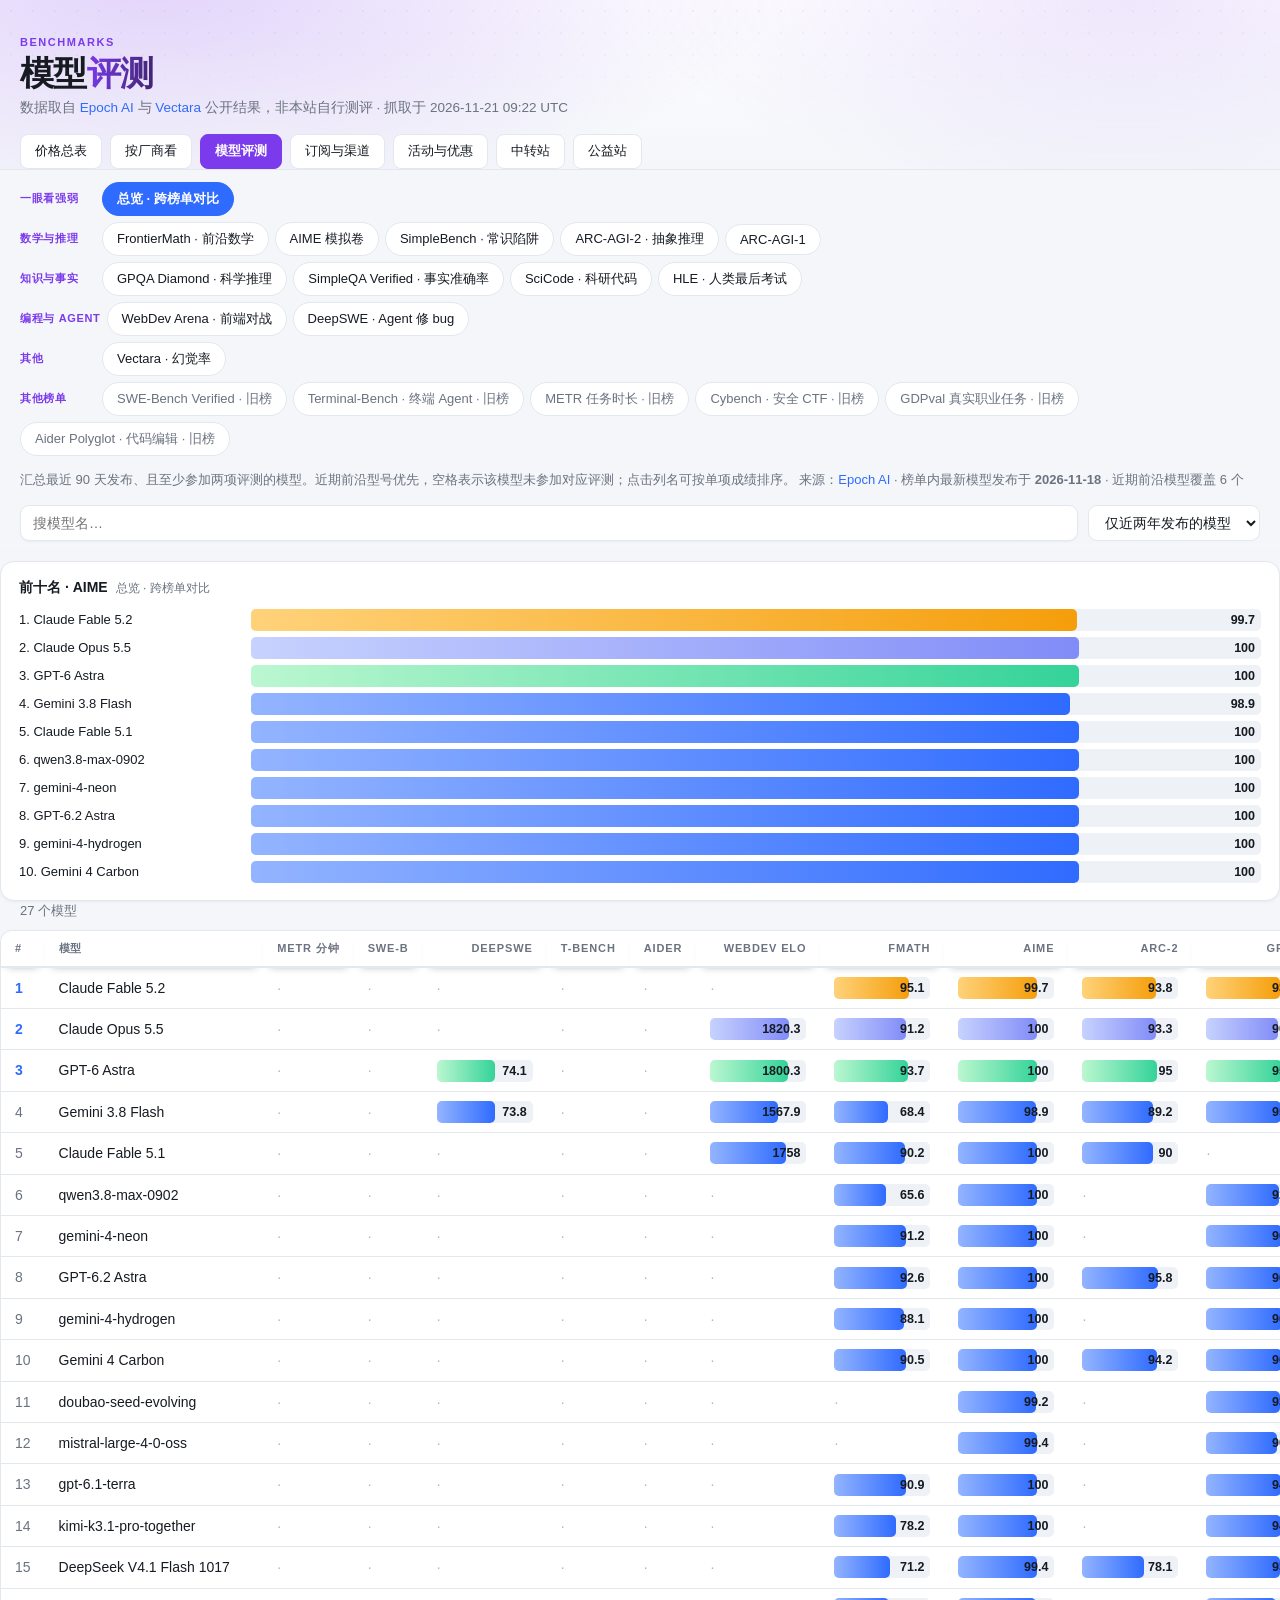
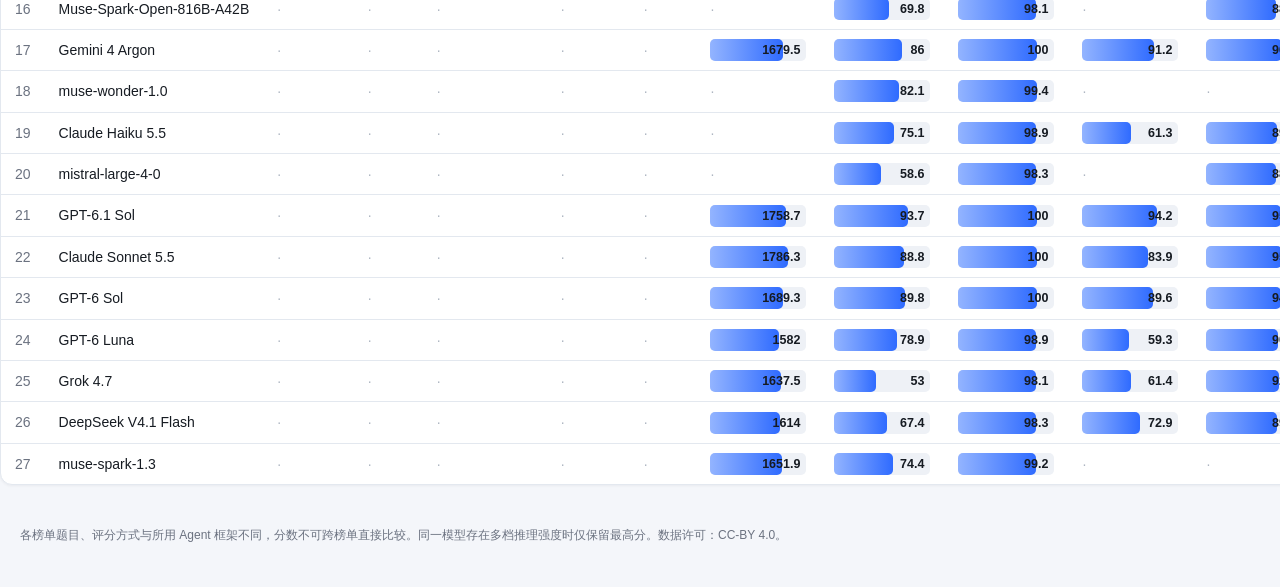
<file: bench.html>
<!DOCTYPE html>
<html lang="zh-CN">
<head>
<meta charset="UTF-8">
<meta name="viewport" content="width=device-width, initial-scale=1">
<title>模型评测 — LLM 价格对比</title>
<link rel="stylesheet" href="style.css">
<style>
  .boards { max-width:var(--max); margin:12px auto 0; padding:0 20px;
            display:flex; gap:8px; flex-wrap:wrap; }
  .boards button { padding:7px 14px; border-radius:20px; font-size:13px; cursor:pointer;
            background:var(--card); border:1px solid var(--line); color:var(--fg);
            font-family:inherit; }
  .boards button:hover { border-color:var(--accent); color:var(--accent); }
  .boards button.on { background:var(--accent); border-color:var(--accent); color:#fff; }
  .boards { flex-direction:column; align-items:stretch; gap:6px; }
  .catrow { display:flex; gap:6px; flex-wrap:wrap; align-items:center; }
  .catrow .eyebrow { min-width:76px; letter-spacing:.06em; }
  .boards button.wide { font-weight:700; }
  .boards button.stale { color:var(--dim); }
  .about { max-width:var(--max); margin:14px auto 0; padding:0 20px;
           color:var(--dim); font-size:13px; }
  .about a { text-decoration:none; }
  .bad { color:#b91c1c; }
  .good { color:#15803d; }
</style>
</head>
<body>
<div class="hero">
<header>
  <div class="eyebrow">BENCHMARKS</div>
  <h1>模型<em>评测</em></h1>
  <div class="meta">数据取自 <a href="https://epoch.ai/benchmarks" target="_blank">Epoch AI</a> 与 <a href="https://github.com/vectara/hallucination-leaderboard" target="_blank">Vectara</a> 公开结果，非本站自行测评 · 抓取于 <span id="updated">…</span></div>
</header>
<nav></nav>
</div>
<div class="boards" id="boards"></div>
<p class="about" id="about"></p>
<div class="bar">
  <input id="q" type="search" placeholder="搜模型名…">
  <select id="age">
    <option value="1">仅近两年发布的模型</option>
    <option value="">全部（含早期模型）</option>
  </select>
</div>
<div class="chart" id="chart" style="display:none"></div>
<p class="count" id="count"></p>
<table id="tbl"><thead><tr id="head"></tr></thead><tbody></tbody></table>
<p class="note">各榜单题目、评分方式与所用 Agent 框架不同，分数不可跨榜单直接比较。同一模型存在多档推理强度时仅保留最高分。数据许可：CC-BY 4.0。</p>

<script src="app.js?v=8"></script>
<script>
let boards = [], cur = 0, sortKey = null, sortAsc = false;


fetch('data/bench.json').then(r => r.json()).then(d => {
  // 先放能覆盖近期前沿模型的榜单；没有这类覆盖的旧榜仍保留，但不抢首页位置。
  boards = [...d.boards].sort((a, b) => {
    if (a.id === 'overview') return -1;
    if (b.id === 'overview') return 1;
    if (!!a.featured !== !!b.featured) return a.featured ? -1 : 1;
    return String(b.latest || '').localeCompare(String(a.latest || ''));
  });
  document.getElementById('updated').textContent = d.updated_at;
  const ovi = boards.findIndex(b => b.id === 'overview');
  const cats = [...new Set(boards.filter(b => b.id !== 'overview').map(b => b.featured ? (b.cat || '其他') : '其他榜单'))];
  document.getElementById('boards').innerHTML =
    (ovi >= 0 ? `<div class="catrow"><span class="eyebrow">一眼看强弱</span>
       <button data-i="${ovi}" class="wide">${boards[ovi].name}</button></div>` : '') +
    cats.map(c => `<div class="catrow"><span class="eyebrow">${c}</span>` +
      boards.map((b, i) => b.id === 'overview' || (b.featured ? (b.cat || '其他') : '其他榜单') !== c ? ''
        : `<button data-i="${i}" class="${b.featured ? '' : 'stale'}">${b.name}${b.featured ? '' : ' · 旧榜'}</button>`).join('') + '</div>').join('');
  document.querySelectorAll('.boards button').forEach(btn =>
    btn.onclick = () => { cur = +btn.dataset.i; sortKey = null; render(); });
  render();
});
['q','age'].forEach(id => document.getElementById(id).addEventListener('input', render));

function render() {
  const b = boards[cur];
  document.querySelectorAll('.boards button').forEach(btn =>
    btn.classList.toggle('on', +btn.dataset.i === cur));
  const freshness = b.featured
    ? `近期前沿模型覆盖 ${b.recent_frontier_count} 个`
    : '暂未覆盖本项目标记的近期前沿模型';
  document.getElementById('about').innerHTML = `${b.desc}
    来源：<a href="${b.url}" target="_blank">${b.source}</a>
    · 榜单内最新模型发布于 <b>${b.latest || '未知'}</b>
    · ${freshness}`;

  // 总览没有 ECI 数据时，沿用脚本按近期前沿模型排好的顺序，并用首个有数据的指标画图。
  const main = b.id === 'overview'
    ? (b.cols.filter(c => c.num && c.k !== 'n').sort((x, y) =>
        b.rows.filter(r => typeof r[x.k] === 'number').length -
        b.rows.filter(r => typeof r[y.k] === 'number').length
      ).pop() || b.cols[0])
    : b.cols[0];
  const defaultKey = b.id === 'overview' && !b.rows.some(r => typeof r[b.cols[0].k] === 'number')
    ? null : main.k;
  const key = sortKey || defaultKey;
  const asc = sortKey ? sortAsc : !!main.asc;
  const q = document.getElementById('q').value.toLowerCase();
  const hideOld = document.getElementById('age').value;
  const rs = b.rows
    .filter(r => (!q || r.model.toLowerCase().includes(q)) && (!hideOld || !r.old));
  if (key) rs.sort((x, y) => {
    let a = x[key], c = y[key];
    if (a == null && c == null) return 0;
    if (a == null) return 1; if (c == null) return -1;
    if (typeof a === 'number') return asc ? a - c : c - a;
    return asc ? String(a).localeCompare(c) : String(c).localeCompare(a);
  });

  // 每列的最大值，柱子长度按它缩放
  const colMax = {};
  for (const c of b.cols) if (c.num)
    colMax[c.k] = Math.max(...rs.map(r => r[c.k] ?? 0), 0);

  document.getElementById('head').innerHTML = '<th class="rank">#</th><th>模型</th>' +
    b.cols.map(c => `<th data-k="${c.k}" class="${c.num ? 'num' : ''}">${c.t}</th>`).join('') +
    '<th data-k="released">模型发布</th>';
  document.querySelectorAll('#head th[data-k]').forEach(th =>
    th.onclick = () => {
      const k = th.dataset.k;
      sortAsc = sortKey === k ? !sortAsc : false; sortKey = k; render();
    });

  // 榜首十名单独画一张横向柱状图：先看图，要细节再往下看表
  const mx = Math.max(...rs.map(r => r[main.k] ?? 0), 1);
  document.getElementById('chart').style.display = rs.length ? '' : 'none';
  document.getElementById('chart').innerHTML =
    `<h3>前十名 · ${main.t}<small>${b.name}</small></h3>` +
    rs.slice(0, 10).map((r, i) => `<div class="row">
      <span class="nm" title="${r.model}">${i + 1}. ${r.model}</span>
      ${bar((r[main.k] ?? 0) / mx * 100, r[main.k] ?? '·', i)}</div>`).join('');

  const hidden = b.rows.length - rs.length;
  document.getElementById('count').textContent =
    `${rs.length} 个模型` + (hidden && hideOld ? ` · 已隐藏 ${hidden} 个发布超两年的模型` : '');
  document.querySelector('#tbl tbody').innerHTML = rs.map((r, i) =>
    `<tr><td class="rank${i < 3 ? ' top' : ''}">${i + 1}</td><td>${r.model}</td>` +
    b.cols.map(c => {
      const v = r[c.k];
      if (v == null || v === '') return '<td class="na">·</td>';
      if (!c.num) return `<td class="v">${v}</td>`;
      // 数值列一律画柱子：百分比按 100 满格，其余（Elo、分钟、成本）按本列最大值缩放
      const max = c.pct ? 100 : (colMax[c.k] || 1);
      return `<td class="num">${bar(v / max * 100, v, i < 3 ? i : 9)}</td>`;
    }).join('') +
    `<td class="v">${r.released || '<span class="na">-</span>'}</td></tr>`).join('');
}
</script>
</body>
</html>
</file>
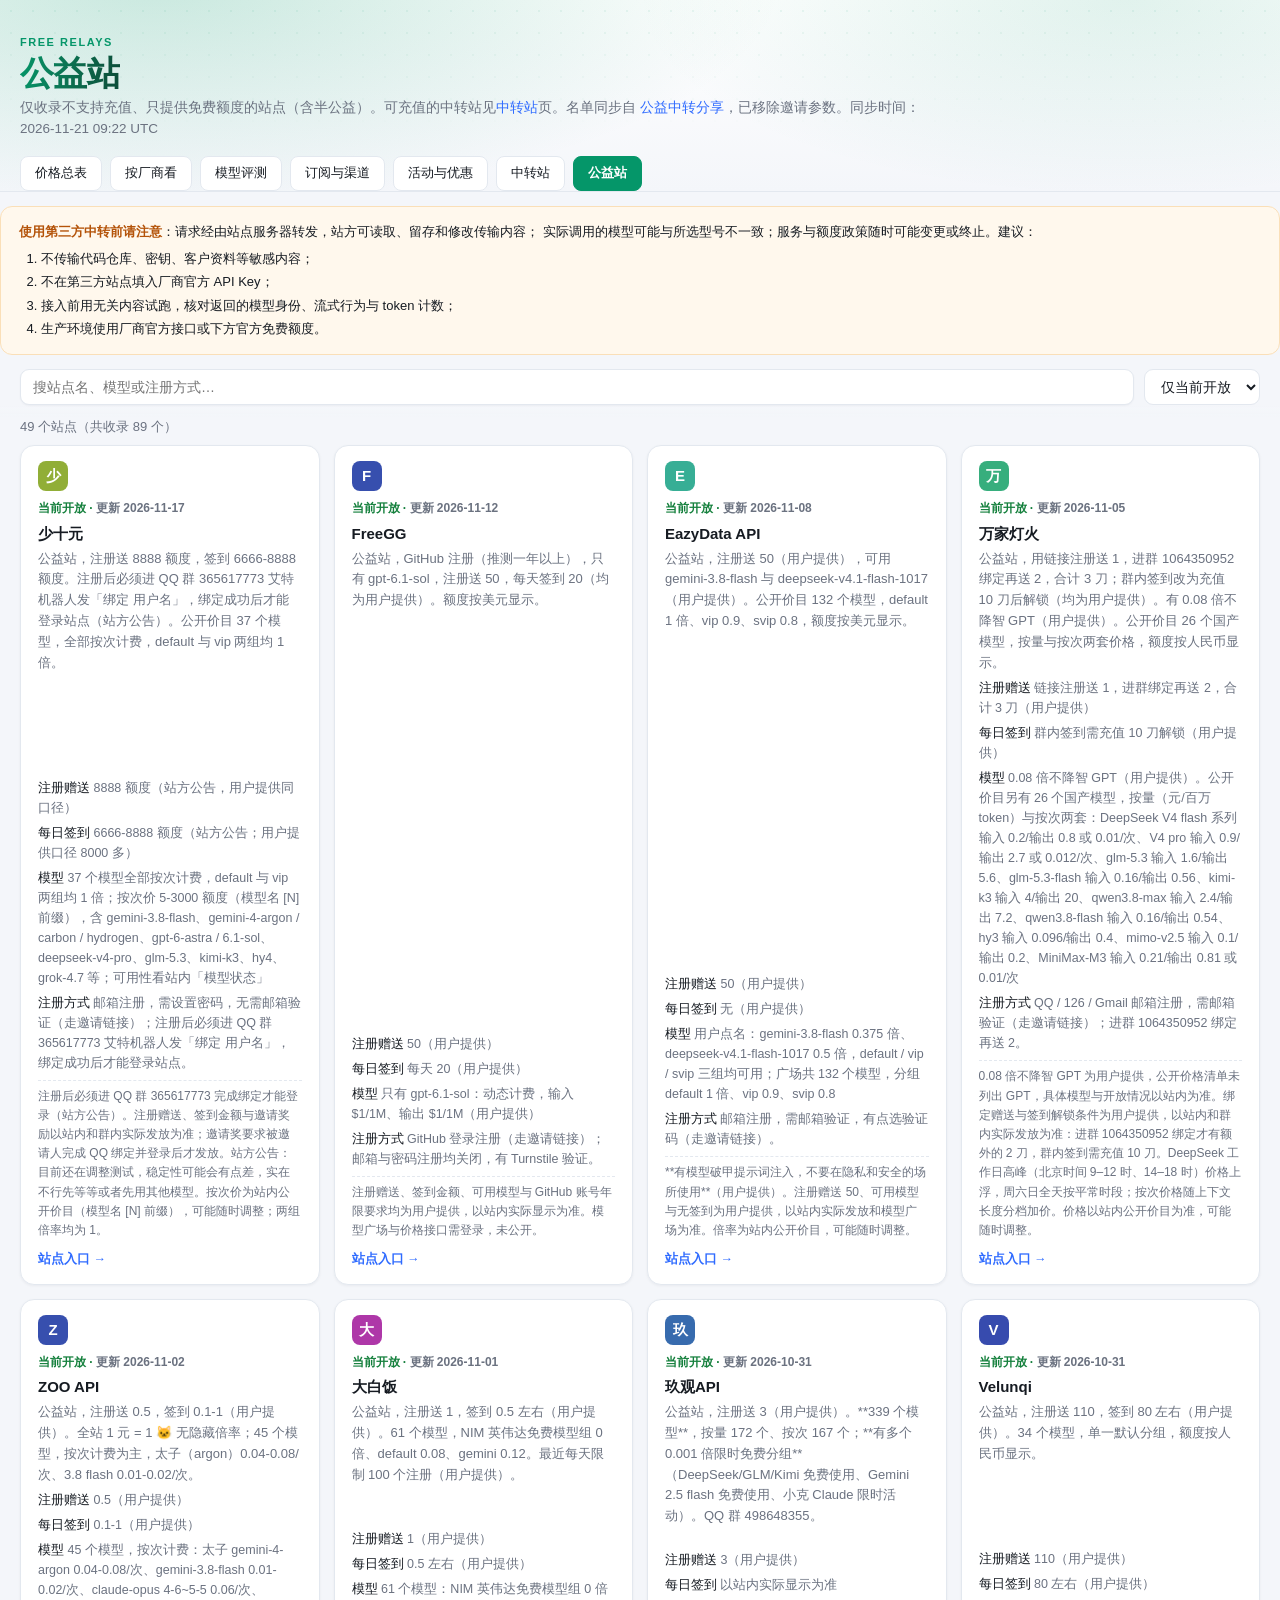
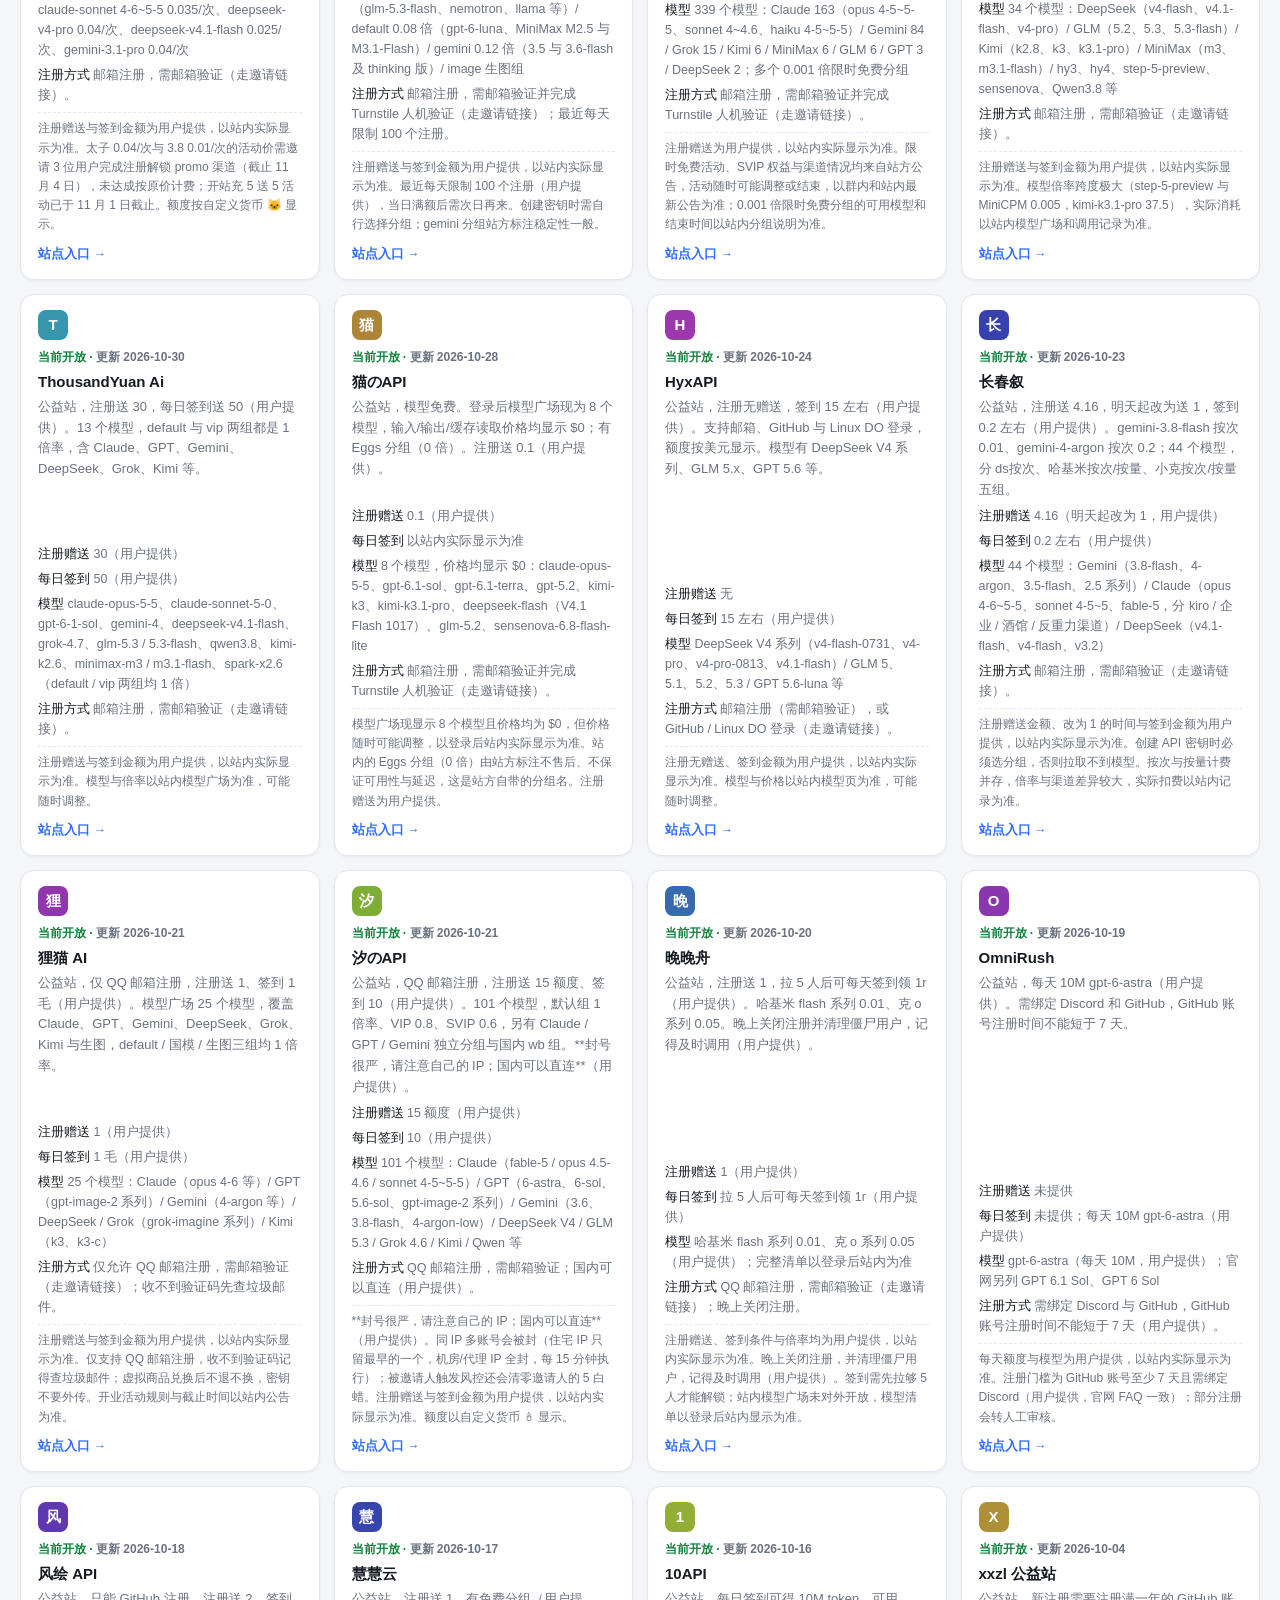
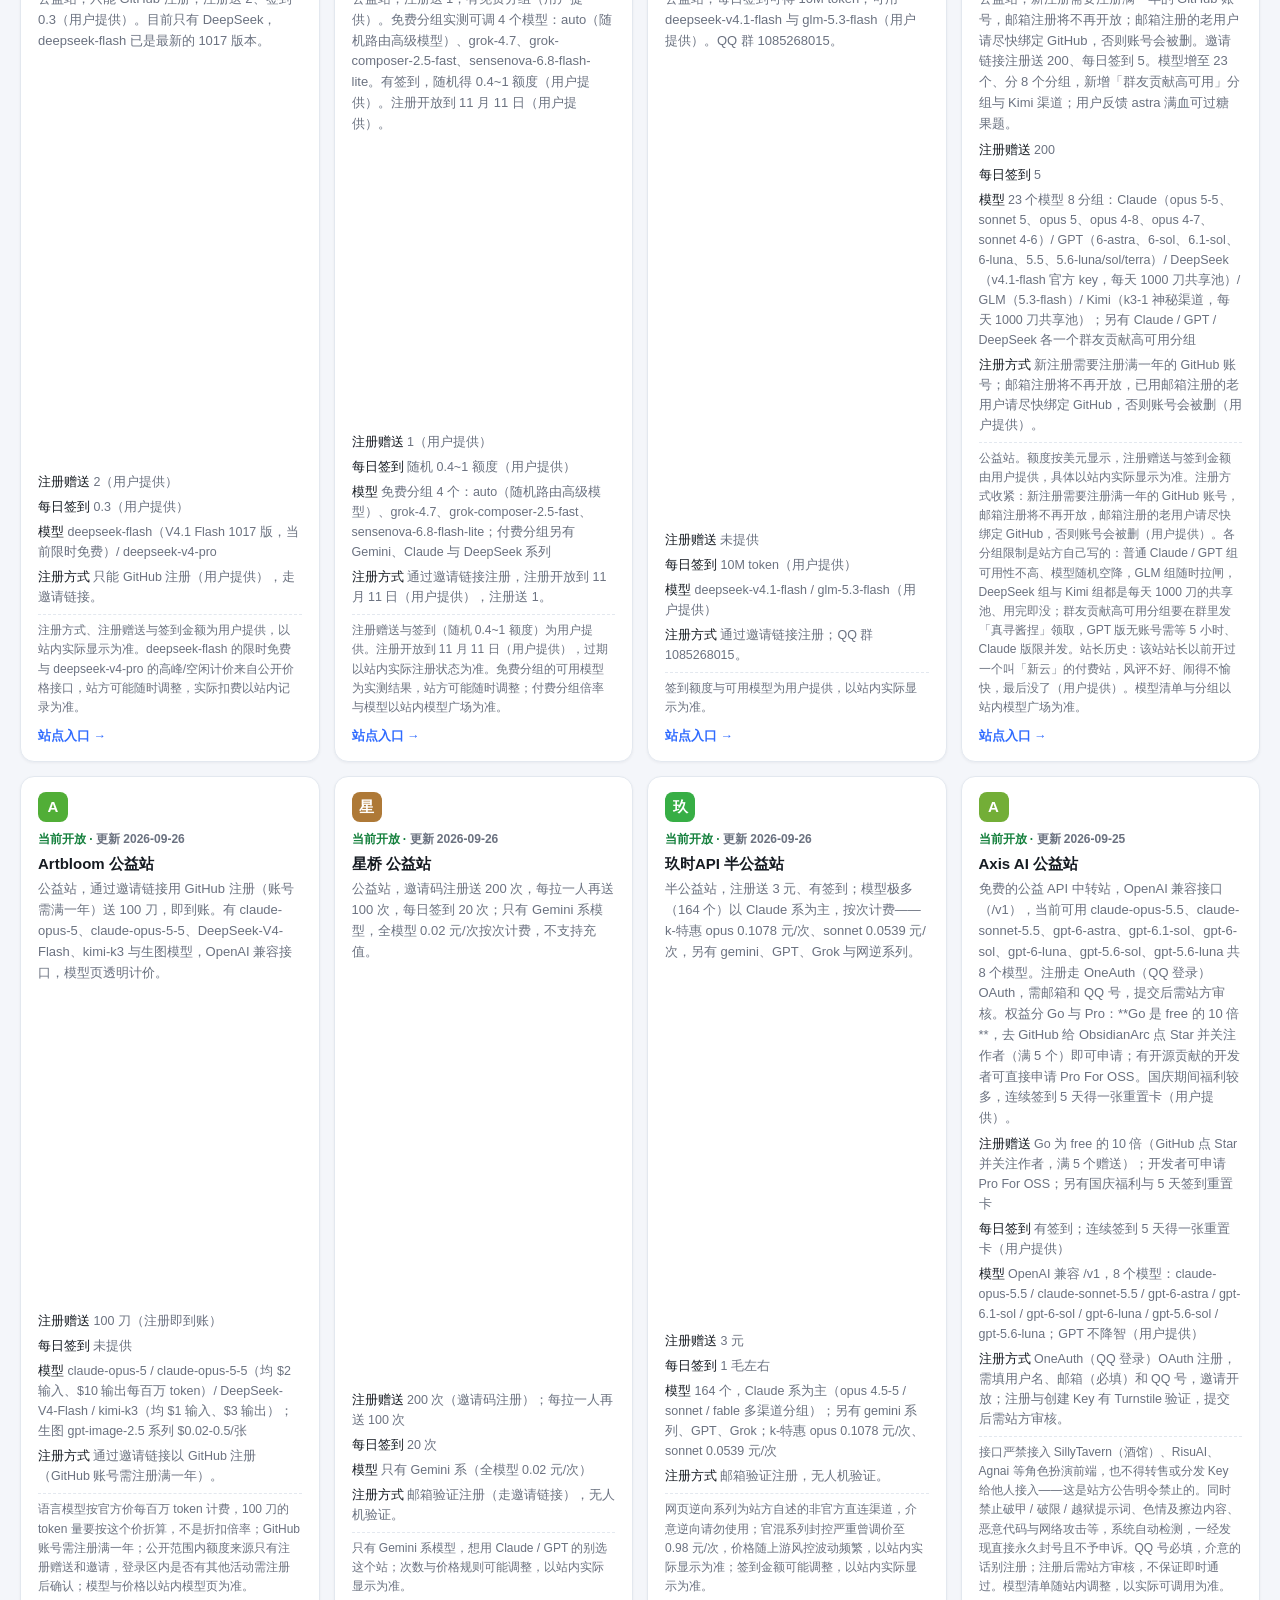
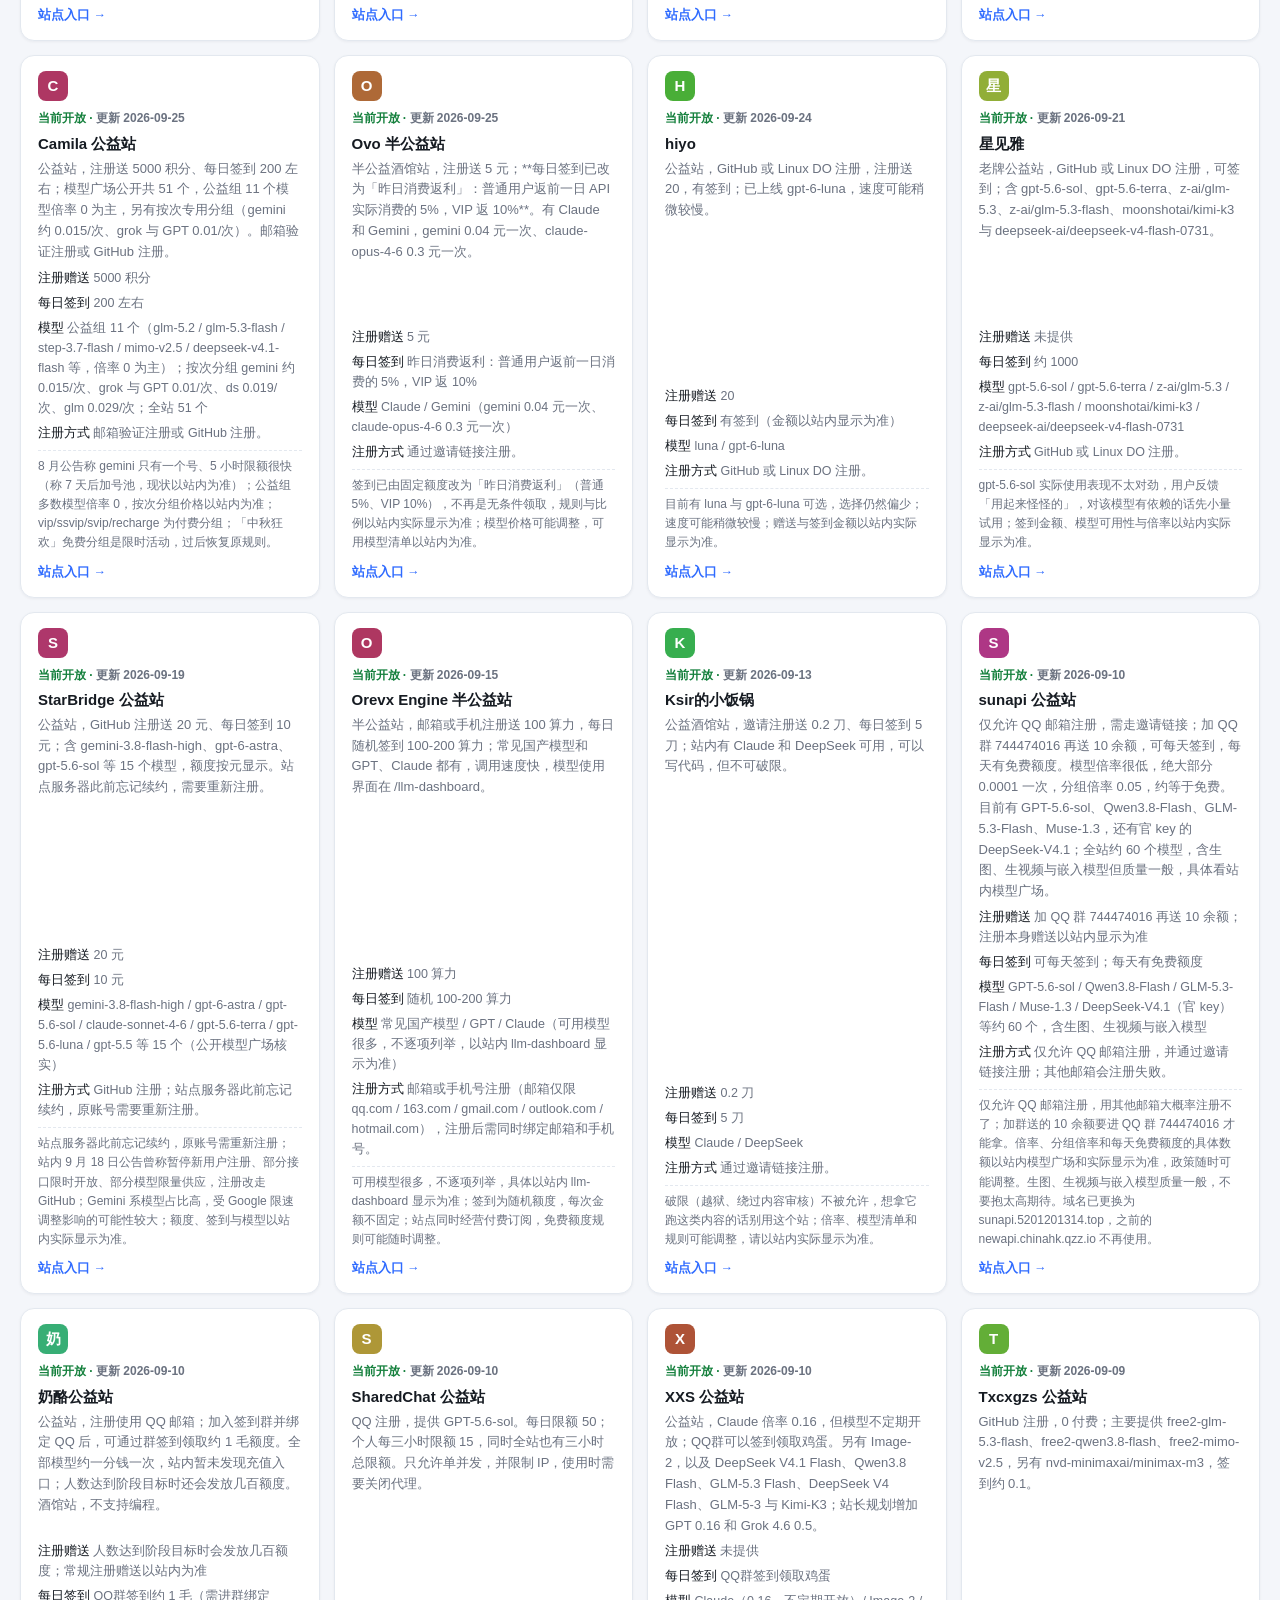
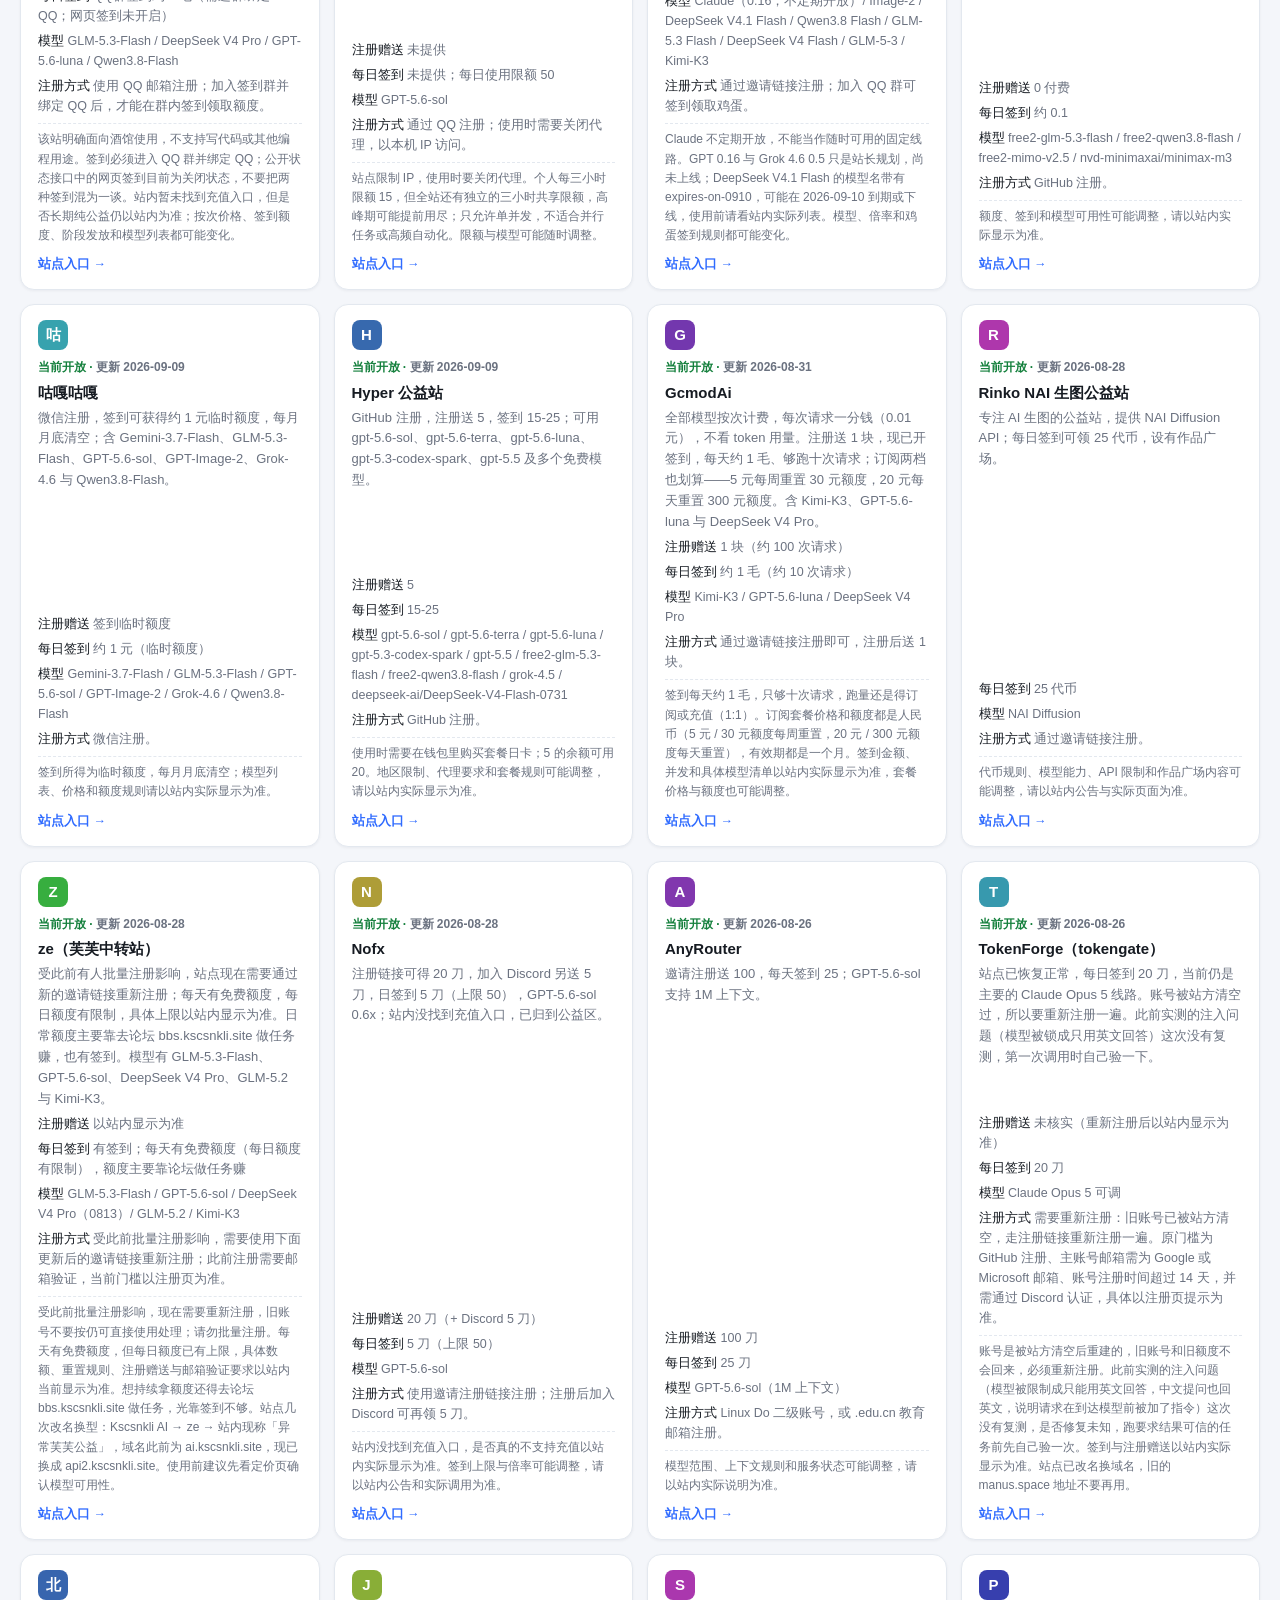
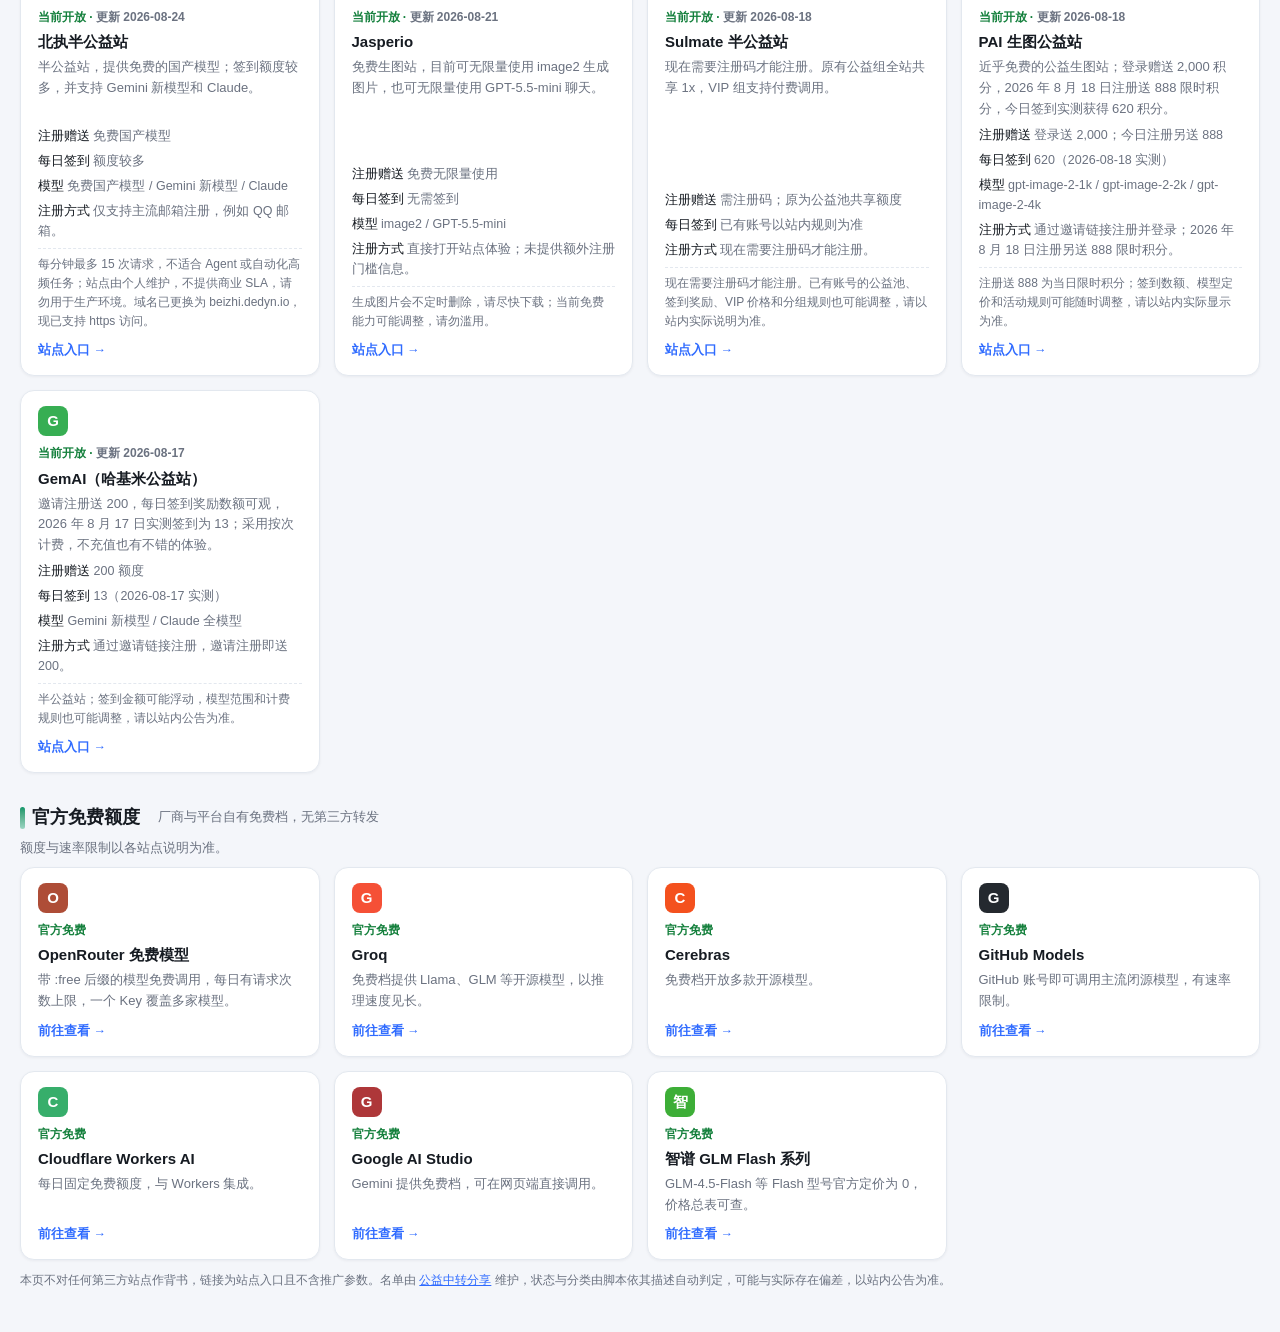
<file: free.html>
<!DOCTYPE html>
<html lang="zh-CN">
<head>
<meta charset="UTF-8">
<meta name="viewport" content="width=device-width, initial-scale=1">
<title>公益站 — LLM 价格对比</title>
<link rel="stylesheet" href="style.css">
<style>
  h2 { max-width:var(--max); margin:26px auto 2px; padding:0 20px; font-size:17px; }
  h2 small { font-weight:400; font-size:13px; color:var(--dim); margin-left:8px; }
  .lead { max-width:var(--max); margin:6px auto; padding:0 20px; color:var(--dim); font-size:13px; }
  .warn { max-width:var(--max); margin:14px auto 0; padding:13px 18px;
          background:#fff8ed; border:1px solid #fadfb8; border-radius:12px;
          font-size:13px; line-height:1.8; }
  .warn b { color:#b45309; }
  .warn ol { margin:4px 0 0; padding-left:22px; }
  .card { display:flex; flex-direction:column; gap:3px; }
  .card .desc { flex:1; }
  .card .kv { font-size:12.5px; color:var(--fg); margin-top:2px; }
  .card .kv span { color:var(--dim); }
  .card .cav { font-size:12px; color:var(--dim); margin-top:4px;
               border-top:1px dashed var(--line); padding-top:6px; }
  .st { font-size:12px; font-weight:600; }
  .st-open { color:#15803d; }
  .st-watch { color:#b45309; }
  .st-avoid, .st-stopped { color:#b91c1c; }
</style>
</head>
<body>
<div class="hero">
<header>
  <div class="eyebrow">FREE RELAYS</div>
  <h1><em>公益站</em></h1>
  <div class="meta">仅收录不支持充值、只提供免费额度的站点（含半公益）。可充值的中转站见<a href="relays.html">中转站</a>页。名单同步自 <a href="https://ytzzjx.github.io/" target="_blank" rel="noopener">公益中转分享</a>，已移除邀请参数。同步时间：<span id="updated">…</span></div>
</header>
<nav></nav>
</div>

<div class="warn">
  <b>使用第三方中转前请注意</b>：请求经由站点服务器转发，站方可读取、留存和修改传输内容；
  实际调用的模型可能与所选型号不一致；服务与额度政策随时可能变更或终止。建议：
  <ol>
    <li>不传输代码仓库、密钥、客户资料等敏感内容；</li>
    <li>不在第三方站点填入厂商官方 API Key；</li>
    <li>接入前用无关内容试跑，核对返回的模型身份、流式行为与 token 计数；</li>
    <li>生产环境使用厂商官方接口或下方官方免费额度。</li>
  </ol>
</div>

<div class="bar">
  <input id="q" type="search" placeholder="搜站点名、模型或注册方式…">
  <select id="st">
    <option value="open">仅当前开放</option>
    <option value="">全部状态</option>
    <option value="watch">观察中</option>
    <option value="avoid">不建议</option>
    <option value="stopped">已暂停</option>
  </select>
</div>
<p class="count" id="count"></p>
<div class="grid" id="stations"></div>

<h2 class="sec">官方免费额度<small>厂商与平台自有免费档，无第三方转发</small></h2>
<p class="lead">额度与速率限制以各站点说明为准。</p>
<div class="grid" id="official"></div>

<p class="note">本页不对任何第三方站点作背书，链接为站点入口且不含推广参数。名单由 <a href="https://ytzzjx.github.io/" target="_blank" rel="noopener">公益中转分享</a> 维护，状态与分类由脚本依其描述自动判定，可能与实际存在偏差，以站内公告为准。</p>

<script src="app.js?v=8"></script>
<script>
let stations = [];
const ST = { open: ['当前开放', 'open'], watch: ['观察中', 'watch'],
             avoid: ['不建议使用', 'avoid'], stopped: ['已暂停', 'stopped'] };


fetch('data/stations.json').then(r => r.json()).then(d => {
  stations = d.stations;
  document.getElementById('updated').textContent = d.updated_at;
  render();
});
['q','st'].forEach(id => document.getElementById(id).addEventListener('input', render));

function render() {
  const q = document.getElementById('q').value.toLowerCase();
  const st = document.getElementById('st').value;
  const rs = stations.filter(s =>
    (!st || s.status === st) && s.type === 'charity' &&
    (!q || [s.name, s.models, s.entry, s.kind, s.summary].join(' ').toLowerCase().includes(q)));
  document.getElementById('count').textContent =
    `${rs.length} 个站点（共收录 ${stations.length} 个）`;
  document.getElementById('stations').innerHTML = rs.map(s => {
    const [label, cls] = ST[s.status];
    const kv = [
      s.signup && `注册赠送 <span>${s.signup}</span>`,
      s.checkin && `每日签到 <span>${s.checkin}</span>`,
      s.models && `模型 <span>${s.models}</span>`,
      s.entry && `注册方式 <span>${s.entry}</span>`,
    ].filter(Boolean).map(x => `<div class="kv">${x}</div>`).join('');
    return `<div class="card">
      ${logo('', s.name)}
      <div class="st st-${cls}">${label} · <span class="v">更新 ${s.updated}</span></div>
      <div class="name">${s.name}</div>
      ${s.summary ? `<div class="desc">${s.summary}</div>` : ''}
      ${kv}
      ${s.caveat ? `<div class="cav">${s.caveat}</div>` : ''}
      <a href="${s.url}" target="_blank" rel="noopener nofollow">站点入口 →</a>
    </div>`;
  }).join('');
}

const OFFICIAL_FREE = [
  { name: 'OpenRouter 免费模型', desc: '带 :free 后缀的模型免费调用，每日有请求次数上限，一个 Key 覆盖多家模型。', url: 'https://openrouter.ai/models?max_price=0' },
  { name: 'Groq', desc: '免费档提供 Llama、GLM 等开源模型，以推理速度见长。', url: 'https://console.groq.com/' },
  { name: 'Cerebras', desc: '免费档开放多款开源模型。', url: 'https://cloud.cerebras.ai/' },
  { name: 'GitHub Models', desc: 'GitHub 账号即可调用主流闭源模型，有速率限制。', url: 'https://github.com/marketplace/models' },
  { name: 'Cloudflare Workers AI', desc: '每日固定免费额度，与 Workers 集成。', url: 'https://developers.cloudflare.com/workers-ai/' },
  { name: 'Google AI Studio', desc: 'Gemini 提供免费档，可在网页端直接调用。', url: 'https://aistudio.google.com/' },
  { name: '智谱 GLM Flash 系列', desc: 'GLM-4.5-Flash 等 Flash 型号官方定价为 0，价格总表可查。', url: 'https://open.bigmodel.cn/pricing' },
];
document.getElementById('official').innerHTML = OFFICIAL_FREE.map(p => `
  <div class="card">
    ${logo('', p.name)}
    <div class="st st-open">官方免费</div>
    <div class="name">${p.name}</div>
    <div class="desc">${p.desc}</div>
    <a href="${p.url}" target="_blank" rel="noopener">前往查看 →</a>
  </div>`).join('');
</script>
</body>
</html>
</file>
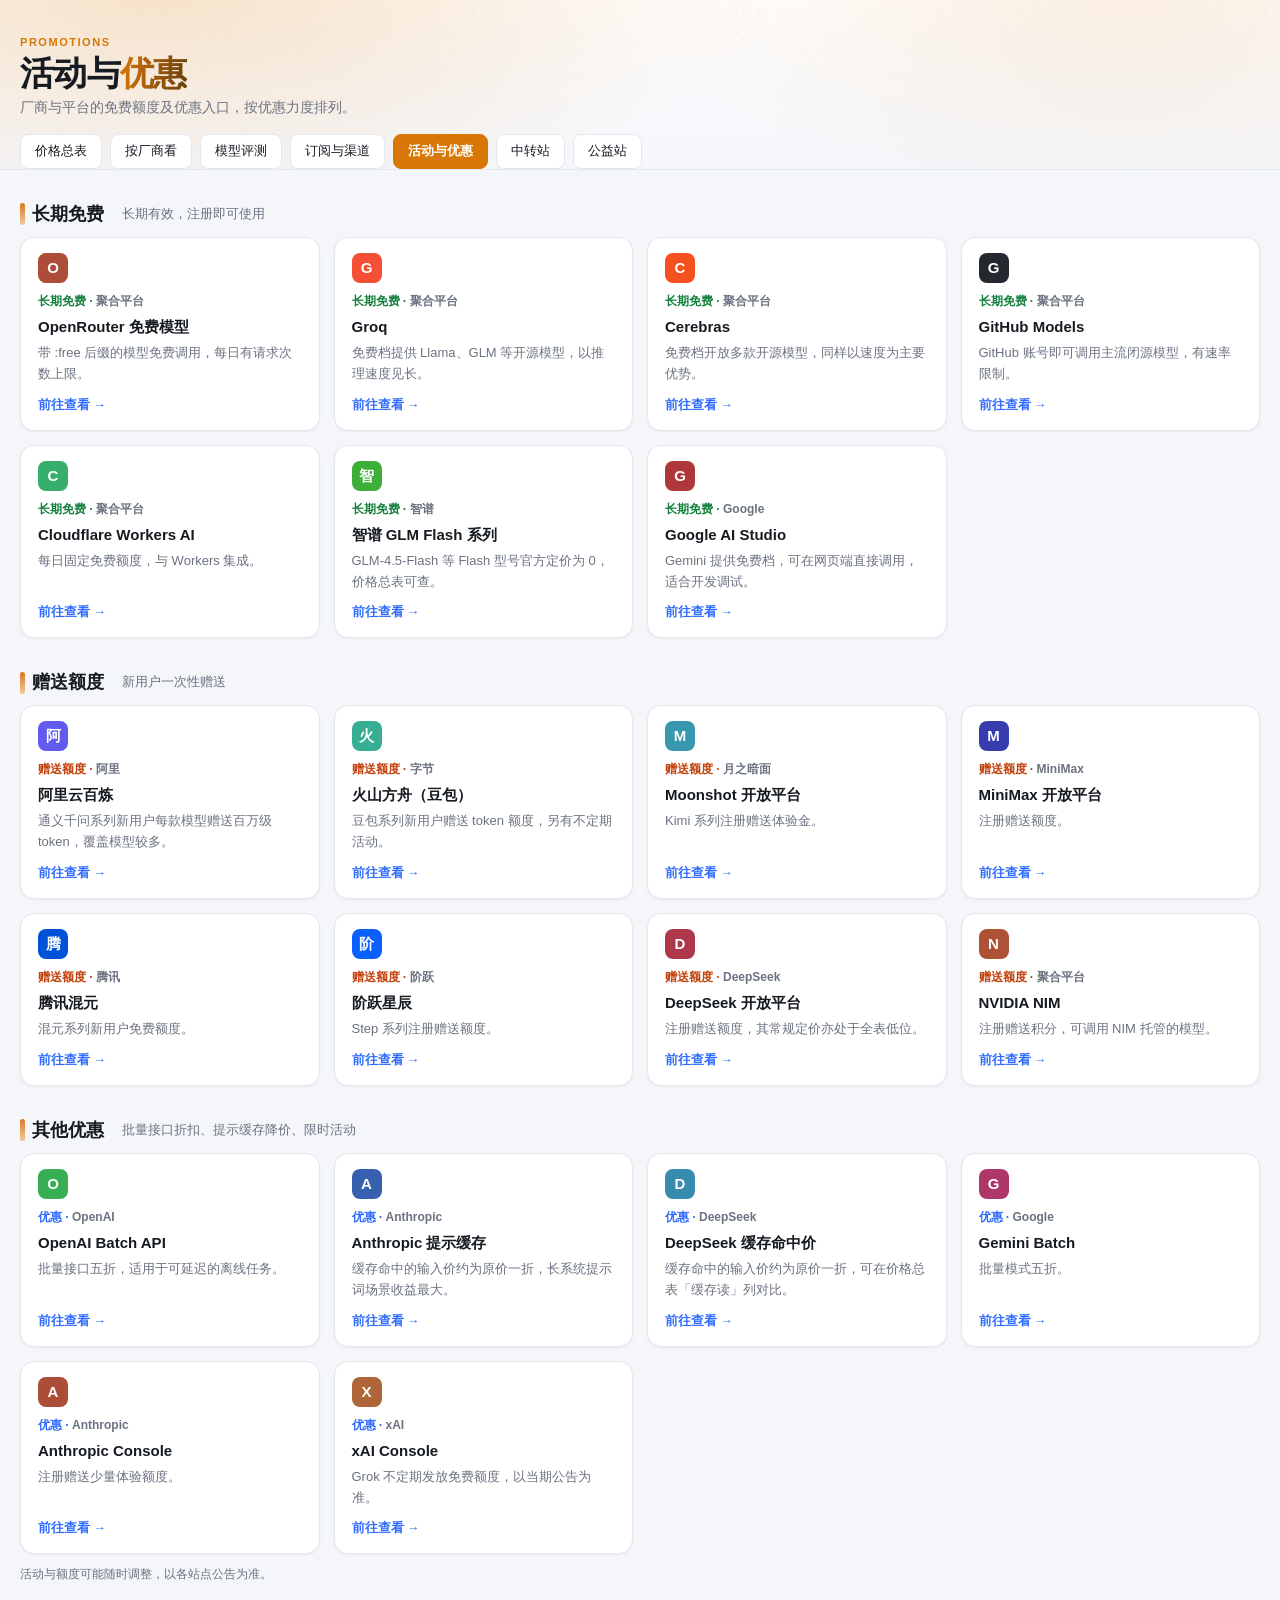
<file: promos.html>
<!DOCTYPE html>
<html lang="zh-CN">
<head>
<meta charset="UTF-8">
<meta name="viewport" content="width=device-width, initial-scale=1">
<title>厂商活动 & 平台优惠 — LLM 价格对比</title>
<link rel="stylesheet" href="style.css">
<style>
  h2 { max-width:var(--max); margin:26px auto 2px; padding:0 20px; font-size:17px; }
  h2 small { font-weight:400; font-size:13px; color:var(--dim); margin-left:8px; }
  .card { display:flex; flex-direction:column; gap:4px; }
  .card .desc { flex:1; }
  .card .kind { font-size:12px; font-weight:600; }
  .k-free { color:#15803d; }
  .k-credit { color:#c2410c; }
  .k-trial { color:var(--accent); }
</style>
</head>
<body>
<div class="hero">
<header>
  <div class="eyebrow">PROMOTIONS</div>
  <h1>活动与<em>优惠</em></h1>
  <div class="meta">厂商与平台的免费额度及优惠入口，按优惠力度排列。</div>
</header>
<nav></nav>
</div>
<h2 class="sec">长期免费<small>长期有效，注册即可使用</small></h2>
<div class="grid" id="free"></div>
<h2 class="sec">赠送额度<small>新用户一次性赠送</small></h2>
<div class="grid" id="credit"></div>
<h2 class="sec">其他优惠<small>批量接口折扣、提示缓存降价、限时活动</small></h2>
<div class="grid" id="trial"></div>
<p class="note">活动与额度可能随时调整，以各站点公告为准。</p>

<script src="app.js?v=8"></script>
<script>
// 增删活动改这个数组。kind: free=长期免费 / credit=赠送额度 / trial=其他优惠
const PROMOS = [
  // —— 长期免费 ——
  { kind: 'free', name: 'OpenRouter 免费模型', who: '聚合平台', desc: '带 :free 后缀的模型免费调用，每日有请求次数上限。', url: 'https://openrouter.ai/models?max_price=0' },
  { kind: 'free', name: 'Groq', who: '聚合平台', desc: '免费档提供 Llama、GLM 等开源模型，以推理速度见长。', url: 'https://console.groq.com/' },
  { kind: 'free', name: 'Cerebras', who: '聚合平台', desc: '免费档开放多款开源模型，同样以速度为主要优势。', url: 'https://cloud.cerebras.ai/' },
  { kind: 'free', name: 'GitHub Models', who: '聚合平台', desc: 'GitHub 账号即可调用主流闭源模型，有速率限制。', url: 'https://github.com/marketplace/models' },
  { kind: 'free', name: 'Cloudflare Workers AI', who: '聚合平台', desc: '每日固定免费额度，与 Workers 集成。', url: 'https://developers.cloudflare.com/workers-ai/' },
  { kind: 'free', name: '智谱 GLM Flash 系列', who: '智谱', desc: 'GLM-4.5-Flash 等 Flash 型号官方定价为 0，价格总表可查。', url: 'https://open.bigmodel.cn/pricing' },
  { kind: 'free', name: 'Google AI Studio', who: 'Google', desc: 'Gemini 提供免费档，可在网页端直接调用，适合开发调试。', url: 'https://aistudio.google.com/' },
  // —— 送额度 ——
  { kind: 'credit', name: '阿里云百炼', who: '阿里', desc: '通义千问系列新用户每款模型赠送百万级 token，覆盖模型较多。', url: 'https://bailian.console.aliyun.com/' },
  { kind: 'credit', name: '火山方舟（豆包）', who: '字节', desc: '豆包系列新用户赠送 token 额度，另有不定期活动。', url: 'https://console.volcengine.com/ark' },
  { kind: 'credit', name: 'Moonshot 开放平台', who: '月之暗面', desc: 'Kimi 系列注册赠送体验金。', url: 'https://platform.moonshot.cn/' },
  { kind: 'credit', name: 'MiniMax 开放平台', who: 'MiniMax', desc: '注册赠送额度。', url: 'https://platform.minimaxi.com/' },
  { kind: 'credit', name: '腾讯混元', who: '腾讯', desc: '混元系列新用户免费额度。', url: 'https://cloud.tencent.com/product/hunyuan' },
  { kind: 'credit', name: '阶跃星辰', who: '阶跃', desc: 'Step 系列注册赠送额度。', url: 'https://platform.stepfun.com/' },
  { kind: 'credit', name: 'DeepSeek 开放平台', who: 'DeepSeek', desc: '注册赠送额度，其常规定价亦处于全表低位。', url: 'https://platform.deepseek.com/' },
  { kind: 'credit', name: 'NVIDIA NIM', who: '聚合平台', desc: '注册赠送积分，可调用 NIM 托管的模型。', url: 'https://build.nvidia.com/' },
  // —— 其他优惠 ——
  { kind: 'trial', name: 'OpenAI Batch API', who: 'OpenAI', desc: '批量接口五折，适用于可延迟的离线任务。', url: 'https://platform.openai.com/docs/guides/batch' },
  { kind: 'trial', name: 'Anthropic 提示缓存', who: 'Anthropic', desc: '缓存命中的输入价约为原价一折，长系统提示词场景收益最大。', url: 'https://docs.anthropic.com/en/docs/build-with-claude/prompt-caching' },
  { kind: 'trial', name: 'DeepSeek 缓存命中价', who: 'DeepSeek', desc: '缓存命中的输入价约为原价一折，可在价格总表「缓存读」列对比。', url: 'https://api-docs.deepseek.com/quick_start/pricing' },
  { kind: 'trial', name: 'Gemini Batch', who: 'Google', desc: '批量模式五折。', url: 'https://ai.google.dev/gemini-api/docs/batch-mode' },
  { kind: 'trial', name: 'Anthropic Console', who: 'Anthropic', desc: '注册赠送少量体验额度。', url: 'https://console.anthropic.com/' },
  { kind: 'trial', name: 'xAI Console', who: 'xAI', desc: 'Grok 不定期发放免费额度，以当期公告为准。', url: 'https://console.x.ai/' },
];

const LABEL = { free: '长期免费', credit: '赠送额度', trial: '优惠' };
for (const p of PROMOS) {
  document.getElementById(p.kind).insertAdjacentHTML('beforeend', `
    <div class="card">
      ${logo('', p.name)}
      <div class="kind k-${p.kind}">${LABEL[p.kind]} · <span class="v">${p.who}</span></div>
      <div class="name">${p.name}</div>
      <div class="desc">${p.desc}</div>
      <a href="${p.url}" target="_blank" rel="noopener">前往查看 →</a></div>`);
}
</script>
</body>
</html>
</file>
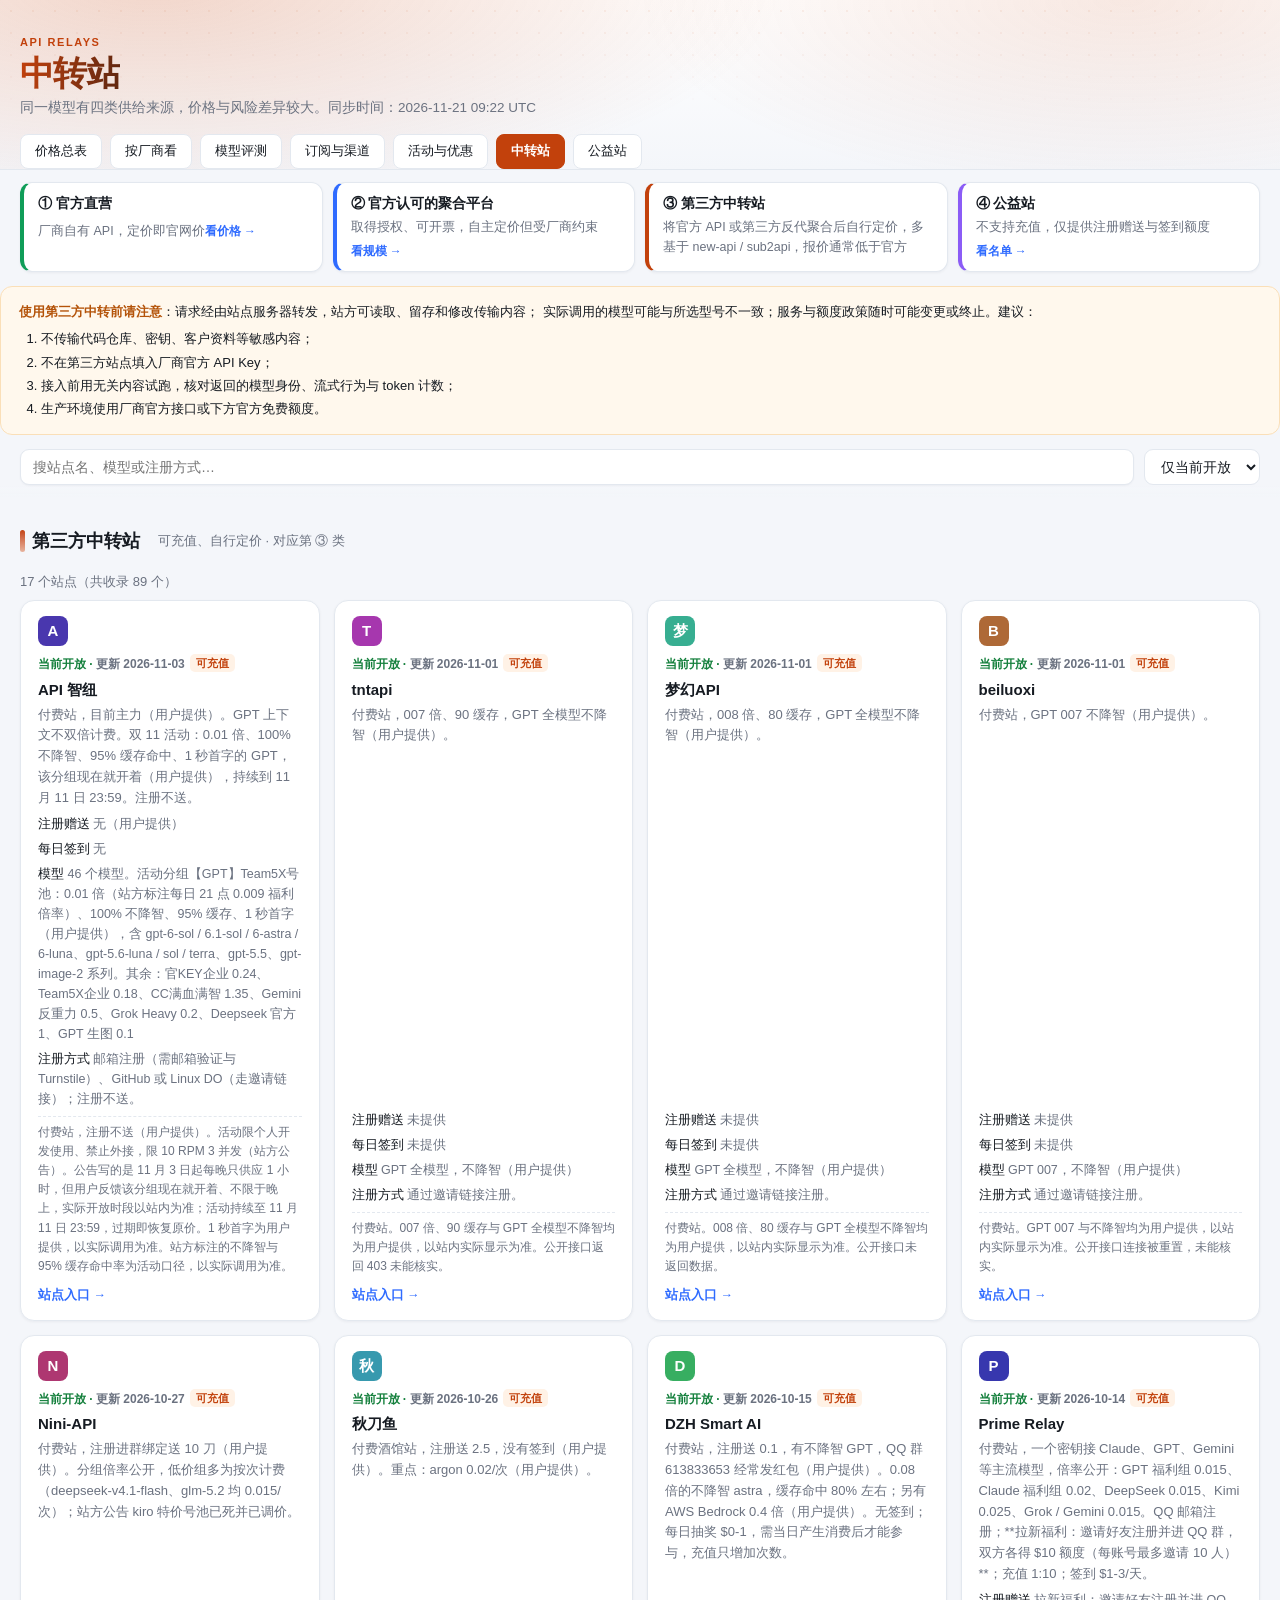
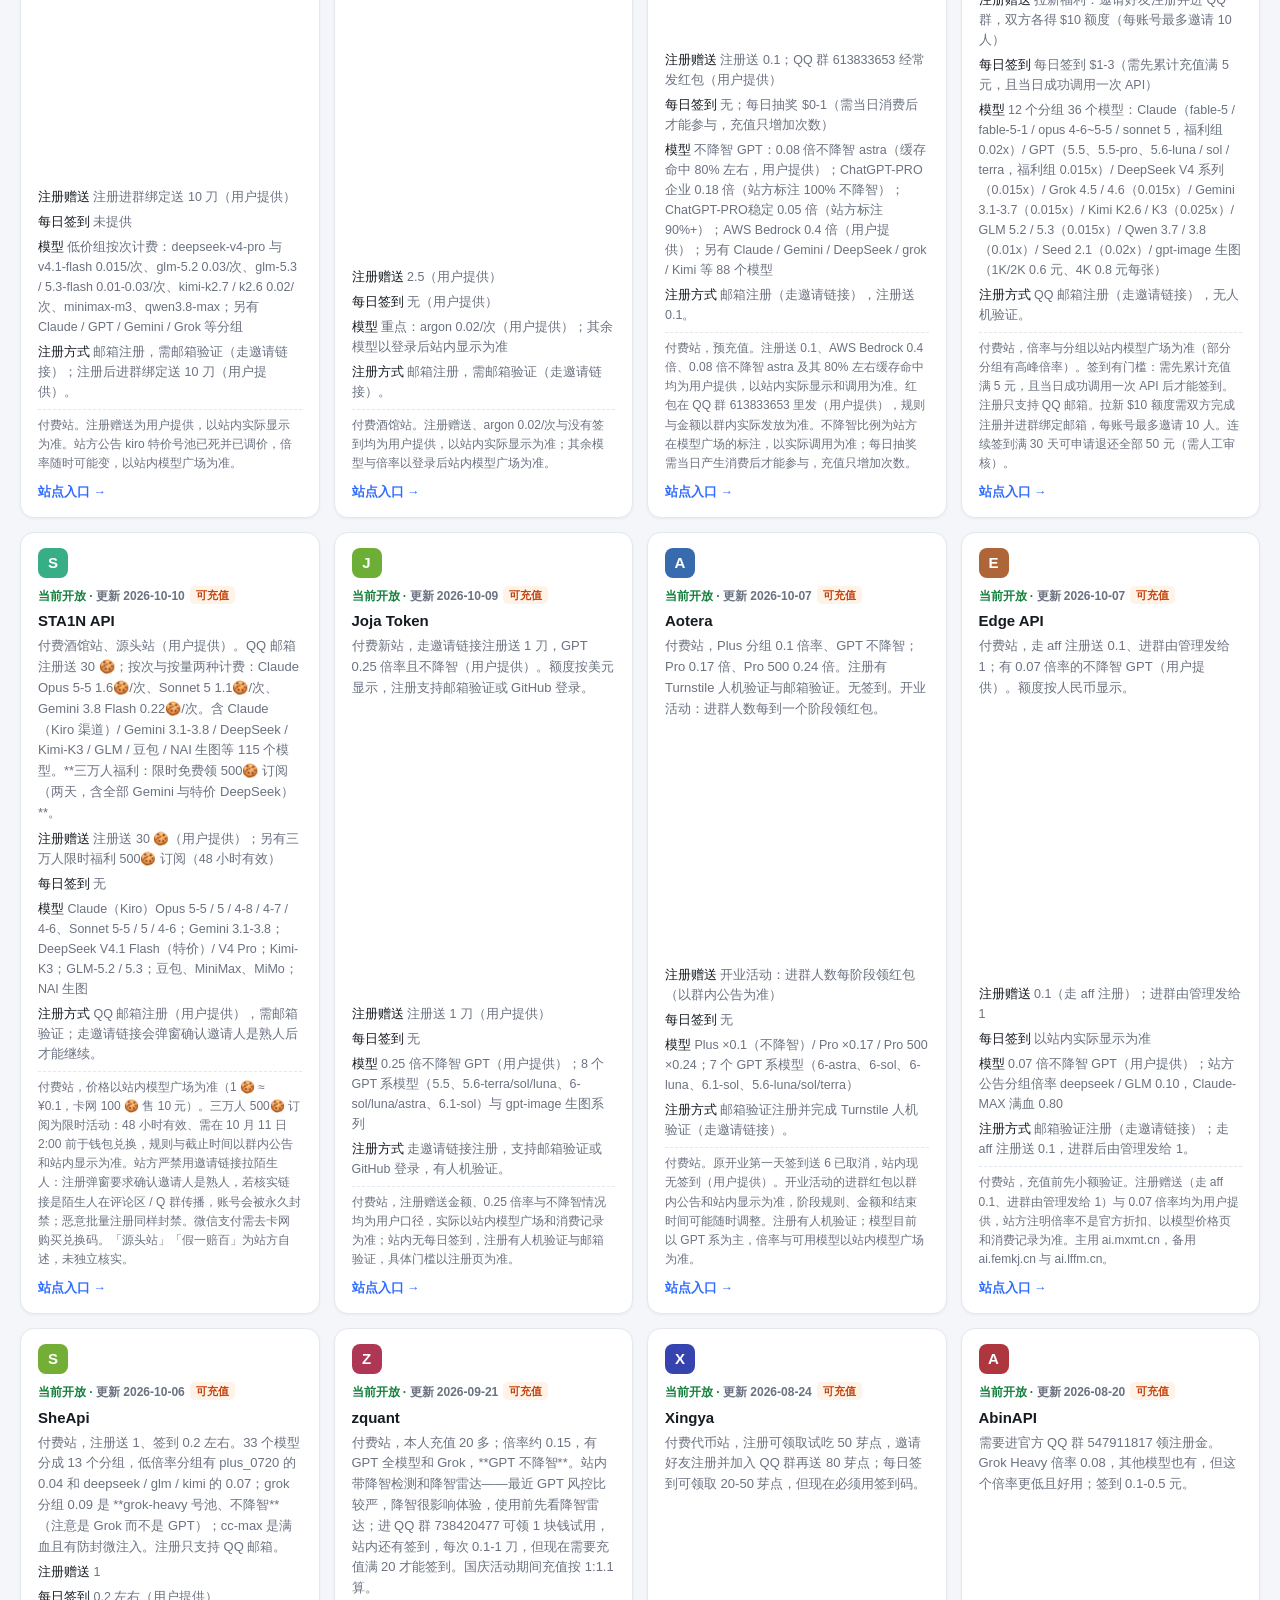
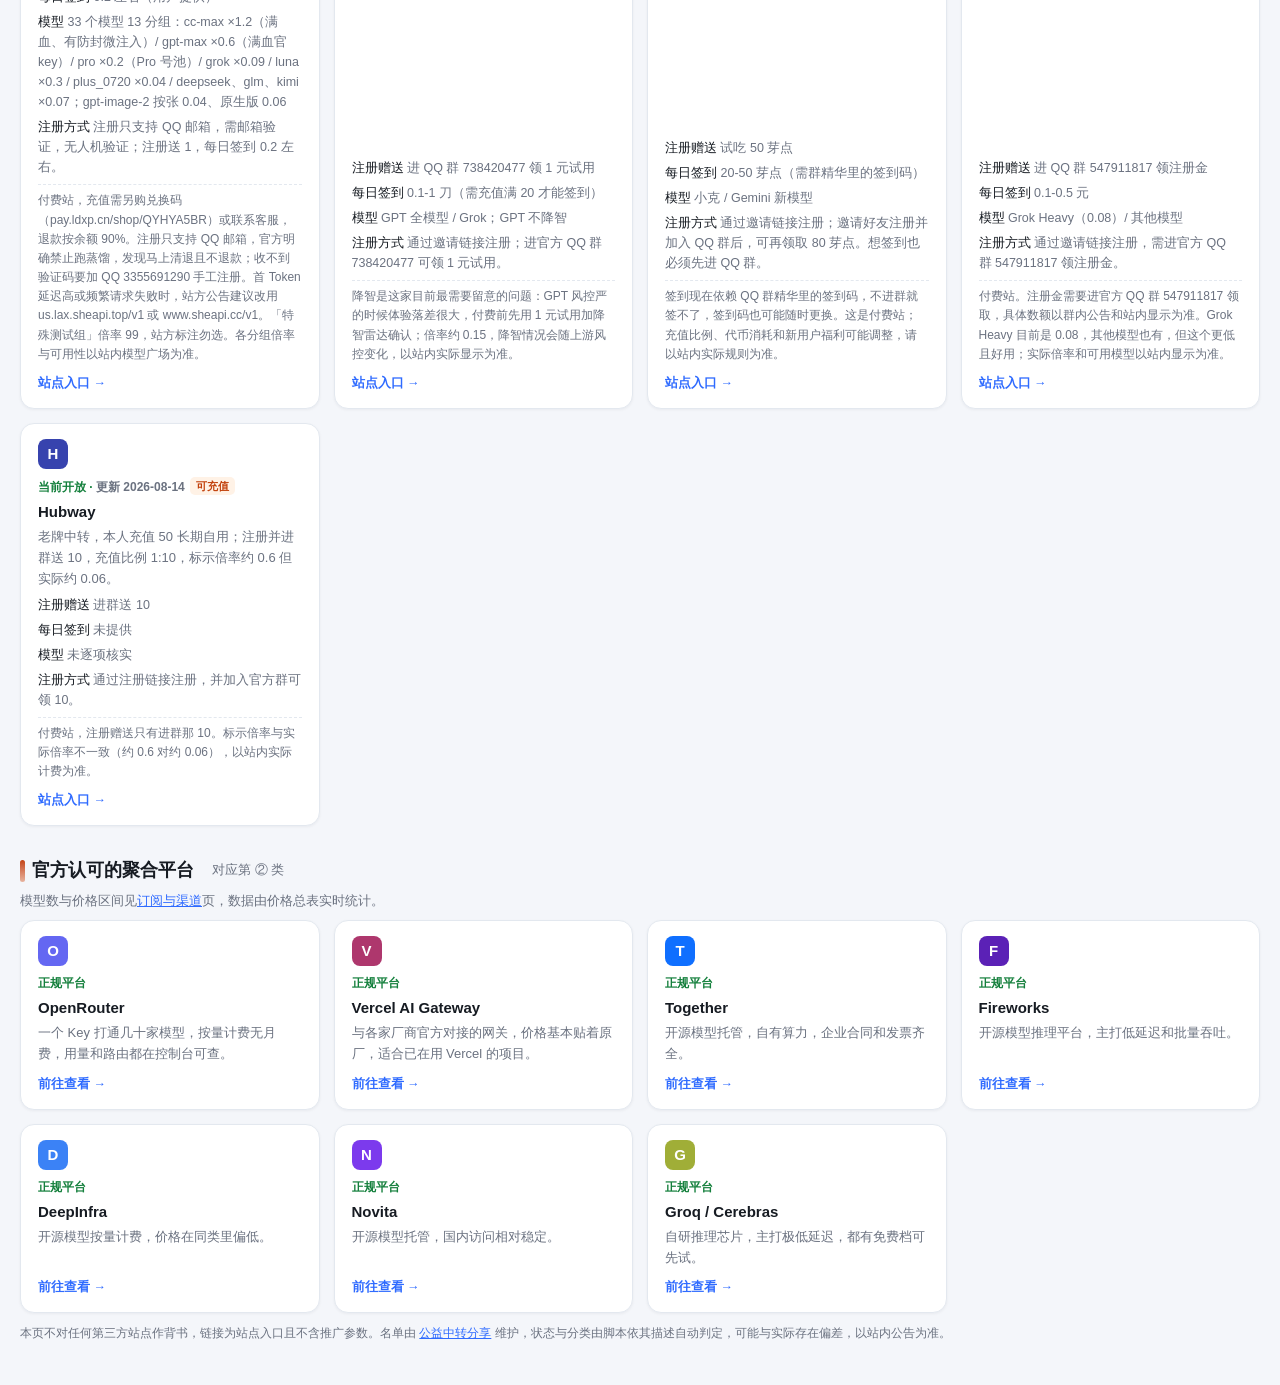
<file: relays.html>
<!DOCTYPE html>
<html lang="zh-CN">
<head>
<meta charset="UTF-8">
<meta name="viewport" content="width=device-width, initial-scale=1">
<title>中转站 — LLM 价格对比</title>
<link rel="stylesheet" href="style.css">
<style>
  h2 { max-width:var(--max); margin:26px auto 2px; padding:0 20px; font-size:17px; }
  h2 small { font-weight:400; font-size:13px; color:var(--dim); margin-left:8px; }
  .lead { max-width:var(--max); margin:6px auto; padding:0 20px; color:var(--dim); font-size:13px; }
  .warn { max-width:var(--max); margin:14px auto 0; padding:13px 18px;
          background:#fff8ed; border:1px solid #fadfb8; border-radius:12px;
          font-size:13px; line-height:1.8; }
  .warn b { color:#b45309; }
  .warn ol { margin:4px 0 0; padding-left:22px; }
  .card { display:flex; flex-direction:column; gap:3px; }
  .card .desc { flex:1; }
  .card .kv { font-size:12.5px; color:var(--fg); margin-top:2px; }
  .card .kv span { color:var(--dim); }
  .card .cav { font-size:12px; color:var(--dim); margin-top:4px;
               border-top:1px dashed var(--line); padding-top:6px; }
  .st { font-size:12px; font-weight:600; }
  .st-open { color:#15803d; }
  .st-watch { color:#b45309; }
  .st-avoid, .st-stopped { color:#b91c1c; }
</style>
</head>
<body>
<div class="hero">
<header>
  <div class="eyebrow">API RELAYS</div>
  <h1><em>中转站</em></h1>
  <div class="meta">同一模型有四类供给来源，价格与风险差异较大。同步时间：<span id="updated">…</span></div>
</header>
<nav></nav>
</div>

<div class="tiers">
  <div class="tier t-a"><b>① 官方直营</b>厂商自有 API，定价即官网价<a href="index.html?range=fresh">看价格 →</a></div>
  <div class="tier t-b"><b>② 官方认可的聚合平台</b>取得授权、可开票，自主定价但受厂商约束<a href="tools.html">看规模 →</a></div>
  <div class="tier t-c"><b>③ 第三方中转站</b>将官方 API 或第三方反代聚合后自行定价，多基于 new-api / sub2api，报价通常低于官方</div>
  <div class="tier t-d"><b>④ 公益站</b>不支持充值，仅提供注册赠送与签到额度<a href="free.html">看名单 →</a></div>
</div>

<div class="warn">
  <b>使用第三方中转前请注意</b>：请求经由站点服务器转发，站方可读取、留存和修改传输内容；
  实际调用的模型可能与所选型号不一致；服务与额度政策随时可能变更或终止。建议：
  <ol>
    <li>不传输代码仓库、密钥、客户资料等敏感内容；</li>
    <li>不在第三方站点填入厂商官方 API Key；</li>
    <li>接入前用无关内容试跑，核对返回的模型身份、流式行为与 token 计数；</li>
    <li>生产环境使用厂商官方接口或下方官方免费额度。</li>
  </ol>
</div>

<div class="bar">
  <input id="q" type="search" placeholder="搜站点名、模型或注册方式…">
  <select id="st">
    <option value="open">仅当前开放</option>
    <option value="">全部状态</option>
    <option value="watch">观察中</option>
    <option value="avoid">不建议</option>
    <option value="stopped">已暂停</option>
  </select>
</div>
<h2 class="sec">第三方中转站<small>可充值、自行定价 · 对应第 ③ 类</small></h2>
<div class="grid" id="manual"></div>
<p class="count" id="count"></p>
<div class="grid" id="stations"></div>

<h2 class="sec">官方认可的聚合平台<small>对应第 ② 类</small></h2>
<p class="lead">模型数与价格区间见<a href="tools.html">订阅与渠道</a>页，数据由价格总表实时统计。</p>
<div class="grid" id="official"></div>

<p class="note">本页不对任何第三方站点作背书，链接为站点入口且不含推广参数。名单由 <a href="https://ytzzjx.github.io/" target="_blank" rel="noopener">公益中转分享</a> 维护，状态与分类由脚本依其描述自动判定，可能与实际存在偏差，以站内公告为准。</p>

<script src="app.js?v=8"></script>
<script>
let stations = [];
const ST = { open: ['当前开放', 'open'], watch: ['观察中', 'watch'],
             avoid: ['不建议使用', 'avoid'], stopped: ['已暂停', 'stopped'] };


// data/relays_manual.json 里可以手工补中转站（目录站没收的）。渲染在自动名单前面。
fetch('data/relays_manual.json').then(r => r.json()).then(d => {
  const list = d.stations || [];
  if (!list.length) return;
  document.getElementById('manual').innerHTML = list.map(x => `
    <div class="card">${logo('', x.name)}
      <div class="st st-open">手工核对 · ${x.checked || ''}</div>
      <div class="name">${x.name}${x.stack ? `<span class="tag gray">${x.stack}</span>` : ''}</div>
      ${x.note ? `<div class="desc">${x.note}</div>` : ''}
      <a href="${x.url}" target="_blank" rel="noopener nofollow">站点入口 →</a></div>`).join('');
}).catch(() => {});

fetch('data/stations.json').then(r => r.json()).then(d => {
  stations = d.stations;
  document.getElementById('updated').textContent = d.updated_at;
  render();
});
['q','st'].forEach(id => document.getElementById(id).addEventListener('input', render));

function render() {
  const q = document.getElementById('q').value.toLowerCase();
  const st = document.getElementById('st').value;
  const rs = stations.filter(s =>
    (!st || s.status === st) && s.type !== 'charity' &&
    (!q || [s.name, s.models, s.entry, s.kind, s.summary].join(' ').toLowerCase().includes(q)));
  document.getElementById('count').textContent =
    `${rs.length} 个站点（共收录 ${stations.length} 个）`;
  document.getElementById('stations').innerHTML = rs.map(s => {
    const [label, cls] = ST[s.status];
    const kv = [
      s.signup && `注册赠送 <span>${s.signup}</span>`,
      s.checkin && `每日签到 <span>${s.checkin}</span>`,
      s.models && `模型 <span>${s.models}</span>`,
      s.entry && `注册方式 <span>${s.entry}</span>`,
    ].filter(Boolean).map(x => `<div class="kv">${x}</div>`).join('');
    return `<div class="card">
      ${logo('', s.name)}
      <div class="st st-${cls}">${label} · <span class="v">更新 ${s.updated}</span>${
        s.type === 'paid' ? '<span class="tag orange">可充值</span>'
                          : '<span class="tag gray">充值情况未标注</span>'}</div>
      <div class="name">${s.name}</div>
      ${s.summary ? `<div class="desc">${s.summary}</div>` : ''}
      ${kv}
      ${s.caveat ? `<div class="cav">${s.caveat}</div>` : ''}
      <a href="${s.url}" target="_blank" rel="noopener nofollow">站点入口 →</a>
    </div>`;
  }).join('');
}

const OFFICIAL_FREE = [
  { name: 'OpenRouter', desc: '一个 Key 打通几十家模型，按量计费无月费，用量和路由都在控制台可查。', url: 'https://openrouter.ai/' },
  { name: 'Vercel AI Gateway', desc: '与各家厂商官方对接的网关，价格基本贴着原厂，适合已在用 Vercel 的项目。', url: 'https://vercel.com/docs/ai-gateway' },
  { name: 'Together', desc: '开源模型托管，自有算力，企业合同和发票齐全。', url: 'https://www.together.ai/pricing' },
  { name: 'Fireworks', desc: '开源模型推理平台，主打低延迟和批量吞吐。', url: 'https://fireworks.ai/pricing' },
  { name: 'DeepInfra', desc: '开源模型按量计费，价格在同类里偏低。', url: 'https://deepinfra.com/pricing' },
  { name: 'Novita', desc: '开源模型托管，国内访问相对稳定。', url: 'https://novita.ai/pricing' },
  { name: 'Groq / Cerebras', desc: '自研推理芯片，主打极低延迟，都有免费档可先试。', url: 'https://console.groq.com/' },
];
document.getElementById('official').innerHTML = OFFICIAL_FREE.map(p => `
  <div class="card">
    ${logo('', p.name)}
    <div class="st st-open">正规平台</div>
    <div class="name">${p.name}</div>
    <div class="desc">${p.desc}</div>
    <a href="${p.url}" target="_blank" rel="noopener">前往查看 →</a>
  </div>`).join('');
</script>
</body>
</html>
</file>
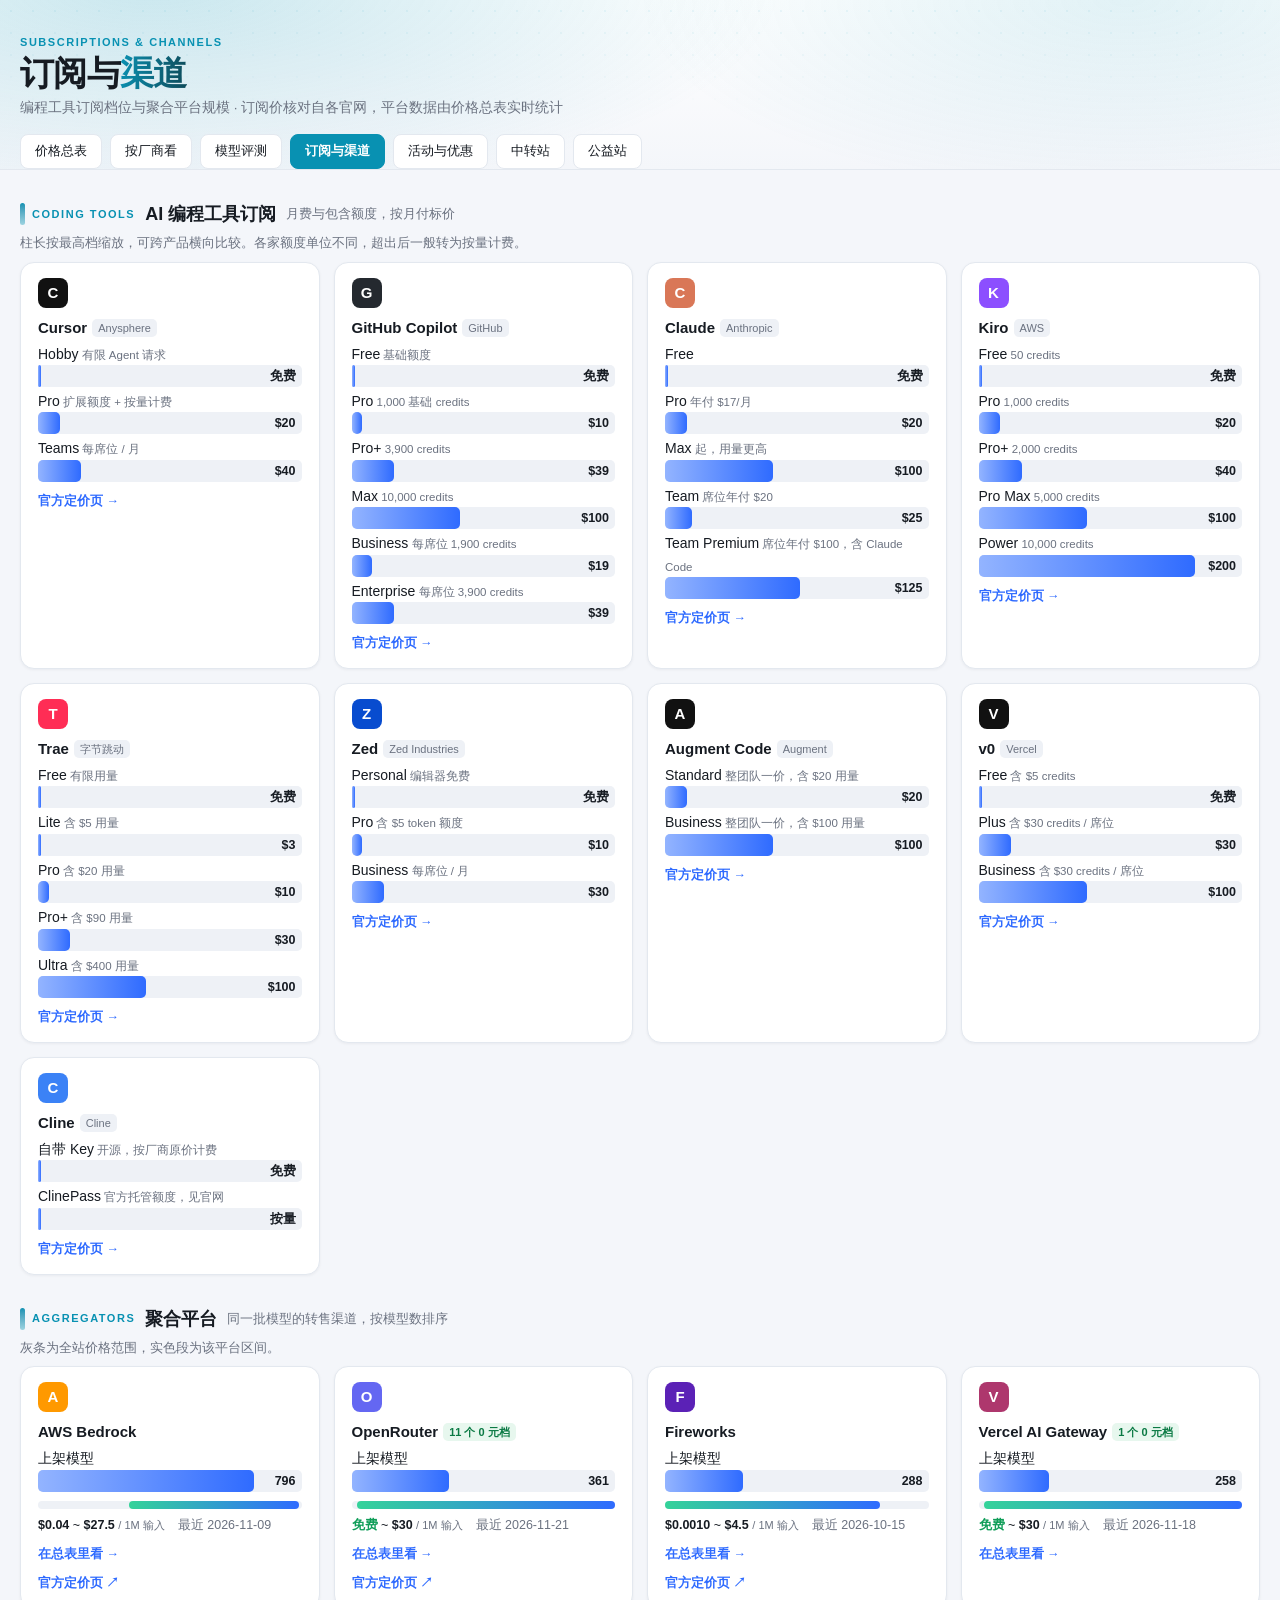
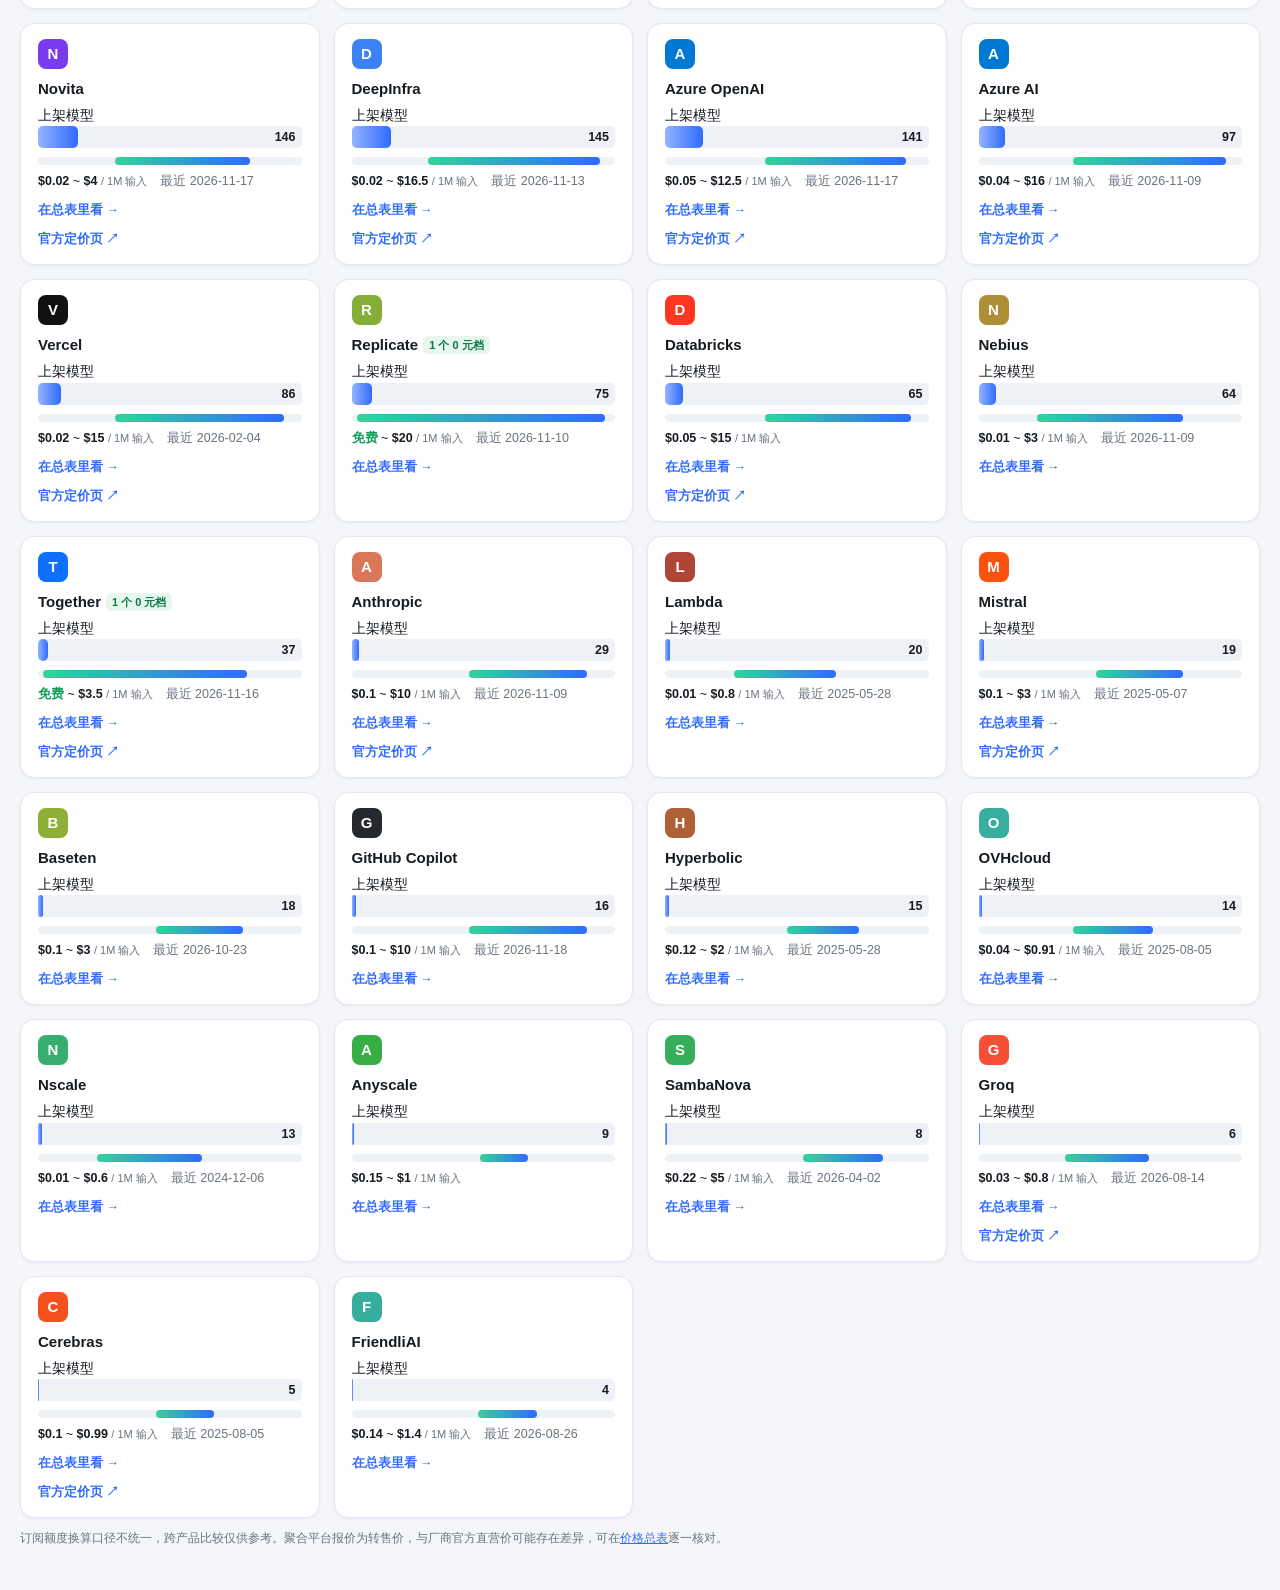
<file: tools.html>
<!DOCTYPE html>
<html lang="zh-CN">
<head>
<meta charset="UTF-8">
<meta name="viewport" content="width=device-width, initial-scale=1">
<title>订阅与渠道 — LLM 价格对比</title>
<link rel="stylesheet" href="style.css">
<style>
  .plans { display:flex; flex-wrap:wrap; gap:6px; margin-top:6px; }
  .plan { border:1px solid var(--line); border-radius:8px; padding:4px 9px;
          font-size:12.5px; background:#fbfcfe; }
  .plan b { font-variant-numeric:tabular-nums; white-space:nowrap; }
  .plan.free b { color:var(--ok); }
  .inc { color:var(--dim); font-size:11.5px; }
</style>
</head>
<body>
<div class="hero">
<header>
  <div class="eyebrow">SUBSCRIPTIONS &amp; CHANNELS</div>
  <h1>订阅与<em>渠道</em></h1>
  <div class="meta">编程工具订阅档位与聚合平台规模 · 订阅价核对自各官网，平台数据由价格总表实时统计</div>
</header>
<nav></nav>
</div>

<h2 class="sec"><span class="eyebrow">CODING TOOLS</span>AI 编程工具订阅<small>月费与包含额度，按月付标价</small></h2>
<p class="lead">柱长按最高档缩放，可跨产品横向比较。各家额度单位不同，超出后一般转为按量计费。</p>
<div class="grid" id="tools"></div>

<h2 class="sec"><span class="eyebrow">AGGREGATORS</span>聚合平台<small>同一批模型的转售渠道，按模型数排序</small></h2>
<p class="lead">灰条为全站价格范围，实色段为该平台区间。</p>
<div class="grid" id="aggs"></div>

<p class="note">订阅额度换算口径不统一，跨产品比较仅供参考。聚合平台报价为转售价，与厂商官方直营价可能存在差异，可在<a href="index.html">价格总表</a>逐一核对。</p>

<script src="app.js?v=8"></script>
<script>
// 订阅档位：2026-09-03 逐个核对官网标价。改这里增删产品。
const TOOLS = [
  { name: 'Cursor', vendor: 'Anysphere', icon: 'cursor', url: 'https://www.cursor.com/pricing',
    plans: [['Hobby', 0, '有限 Agent 请求'], ['Pro', 20, '扩展额度 + 按量计费'], ['Teams', 40, '每席位 / 月']] },
  { name: 'GitHub Copilot', vendor: 'GitHub', icon: 'github', url: 'https://docs.github.com/en/copilot/about-github-copilot/plans-for-github-copilot',
    plans: [['Free', 0, '基础额度'], ['Pro', 10, '1,000 基础 credits'], ['Pro+', 39, '3,900 credits'], ['Max', 100, '10,000 credits'], ['Business', 19, '每席位 1,900 credits'], ['Enterprise', 39, '每席位 3,900 credits']] },
  { name: 'Claude', vendor: 'Anthropic', icon: 'anthropic', url: 'https://claude.com/pricing',
    plans: [['Free', 0, ''], ['Pro', 20, '年付 $17/月'], ['Max', 100, '起，用量更高'], ['Team', 25, '席位年付 $20'], ['Team Premium', 125, '席位年付 $100，含 Claude Code']] },
  { name: 'Kiro', vendor: 'AWS', icon: 'amazonaws', url: 'https://kiro.dev/pricing/',
    plans: [['Free', 0, '50 credits'], ['Pro', 20, '1,000 credits'], ['Pro+', 40, '2,000 credits'], ['Pro Max', 100, '5,000 credits'], ['Power', 200, '10,000 credits']] },
  { name: 'Trae', vendor: '字节跳动', icon: 'bytedance', url: 'https://www.trae.ai/pricing',
    plans: [['Free', 0, '有限用量'], ['Lite', 3, '含 $5 用量'], ['Pro', 10, '含 $20 用量'], ['Pro+', 30, '含 $90 用量'], ['Ultra', 100, '含 $400 用量']] },
  { name: 'Zed', vendor: 'Zed Industries', icon: 'zedindustries', url: 'https://zed.dev/pricing',
    plans: [['Personal', 0, '编辑器免费'], ['Pro', 10, '含 $5 token 额度'], ['Business', 30, '每席位 / 月']] },
  { name: 'Augment Code', vendor: 'Augment', icon: '', url: 'https://www.augmentcode.com/pricing',
    plans: [['Standard', 20, '整团队一价，含 $20 用量'], ['Business', 100, '整团队一价，含 $100 用量']] },
  { name: 'v0', vendor: 'Vercel', icon: 'vercel', url: 'https://v0.dev/pricing',
    plans: [['Free', 0, '含 $5 credits'], ['Plus', 30, '含 $30 credits / 席位'], ['Business', 100, '含 $30 credits / 席位']] },
  { name: 'Cline', vendor: 'Cline', icon: '', url: 'https://cline.bot/pricing',
    plans: [['自带 Key', 0, '开源，按厂商原价计费'], ['ClinePass', null, '官方托管额度，见官网']] },
];

// 所有工具里最贵的档，柱子按它缩放，跨产品也能横着比
const PMAX = Math.max(...TOOLS.flatMap(t => t.plans.map(p => p[1] || 0)), 1);
const planRow = ([name, price, note]) => `<div class="row">
  <span class="nm">${name}${note ? `<span class="inc"> ${note}</span>` : ''}</span>
  ${bar(price ? price / PMAX * 100 : 1.5,
        price === null ? '按量' : price === 0 ? '免费' : '$' + price)}</div>`;

document.getElementById('tools').innerHTML = TOOLS.map(t => `
  <div class="card">
    ${logo(t.icon, t.name)}
    <div class="name">${t.name}<span class="tag gray">${t.vendor}</span></div>
    ${t.plans.map(planRow).join('')}
    <a href="${t.url}" target="_blank" rel="noopener">官方定价页 →</a>
  </div>`).join('');

// 聚合平台：直接拿价格总表算，不手工维护
fetch('data/models.json').then(r => r.json()).then(d => {
  const pages = d.pricing_pages || {};
  const by = new Map();
  for (const m of d.models) {
    // 只要平台转售价；suspect 的离谱价会把区间撑坏，排掉
    if (m.official || m.mode !== 'chat' || m.input == null || m.suspect) continue;
    // via 记的是真正在收钱的平台（这类行的 vendor_name 是模型品牌，不是平台）
    const key = m.via || m.vendor_name;
    const g = by.get(key) || { name: key, prices: [], free: 0, latest: '' };
    g.prices.push(m.input);
    if (m.input === 0) g.free++;
    if ((m.released || '') > g.latest) g.latest = m.released || '';
    by.set(key, g);
  }
  const gs = [...by.values()].filter(g => g.prices.length >= 3)
    .sort((a, b) => b.prices.length - a.prices.length);
  // 柱子和区间柱都要同一把尺子
  const nmax = Math.max(...gs.map(g => g.prices.length), 1);
  const amin = Math.min(...gs.flatMap(g => g.prices).filter(v => v > 0), 0.01);
  const amax = Math.max(...gs.flatMap(g => g.prices), 1);
  document.getElementById('aggs').innerHTML = gs.map(g => {
    const min = Math.min(...g.prices), max = Math.max(...g.prices);
    return `<div class="card">
      ${logo('', g.name)}
      <div class="name">${g.name}${g.free ? `<span class="tag ok">${g.free} 个 0 元档</span>` : ''}</div>
      <div class="row"><span class="nm">上架模型</span>${bar(g.prices.length / nmax * 100, g.prices.length)}</div>
      ${rangeBar(logPct(min, amin, amax), logPct(max, amin, amax), 0, 100)}
      <div class="kv"><b>${money(min)}</b> ~ <b>${money(max)}</b> <span class="unit">/ 1M 输入</span>${
        g.latest ? `　<span class="dim">最近 ${g.latest}</span>` : ''}</div>
      <a href="index.html?vendor=${encodeURIComponent(g.name)}">在总表里看 →</a>
      ${pages[g.name] ? `<a href="${pages[g.name]}" target="_blank" rel="noopener">官方定价页 ↗</a>` : ''}
    </div>`;
  }).join('');
});
</script>
</body>
</html>
</file>
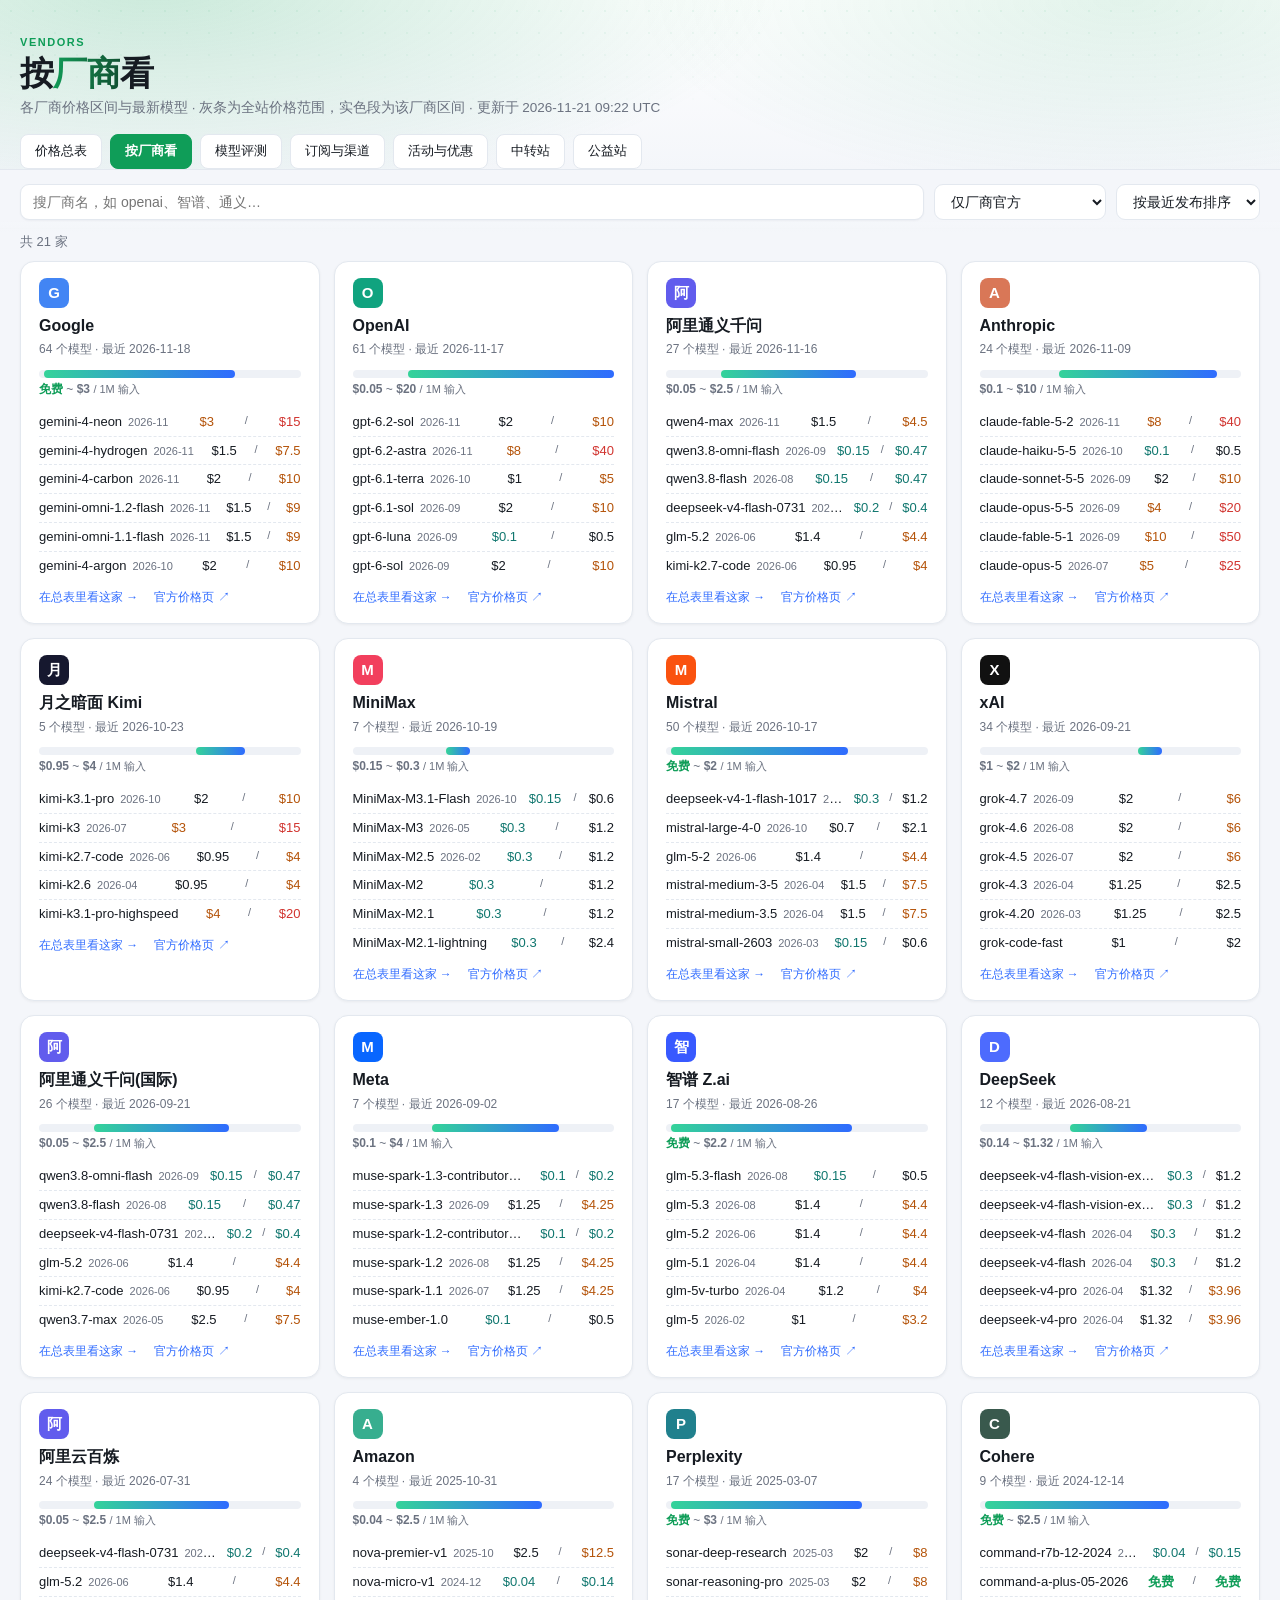
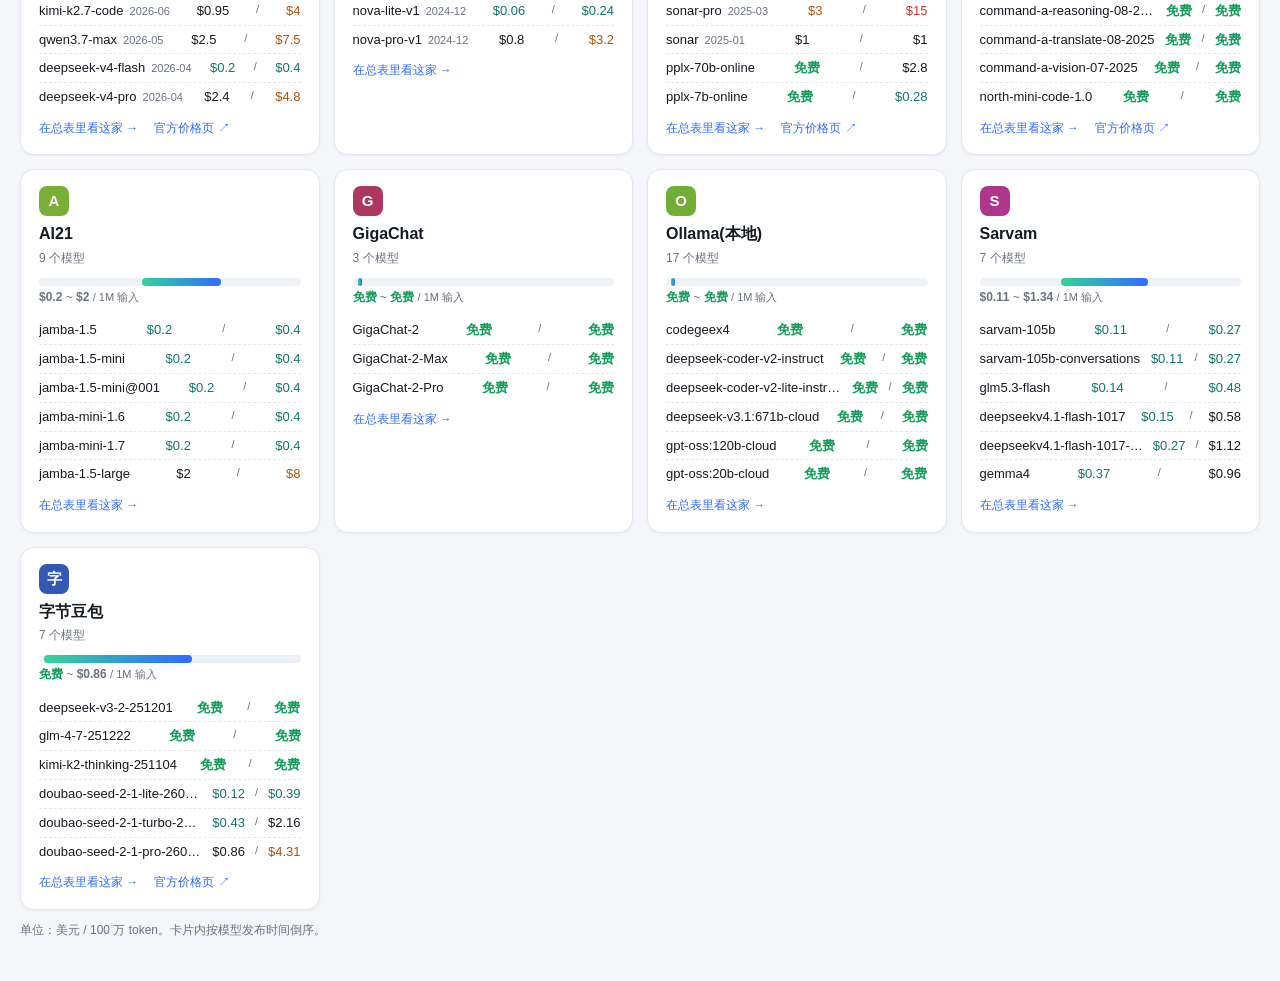
<file: vendors.html>
<!DOCTYPE html>
<html lang="zh-CN">
<head>
<meta charset="UTF-8">
<meta name="viewport" content="width=device-width, initial-scale=1">
<title>按厂商看 — LLM 价格对比</title>
<link rel="stylesheet" href="style.css">
<style>
  .vcard { background:var(--card); border:1px solid var(--line); border-radius:14px;
           padding:16px 18px; box-shadow:0 1px 3px rgba(0,0,0,.05); }
  .vcard h3 { margin:0 0 2px; font-size:16px; display:flex; align-items:center; gap:6px; }
  .vcard .sum { color:var(--dim); font-size:12px; margin-bottom:10px; }
  .mlist { display:flex; flex-direction:column; gap:1px; }
  .mrow { display:flex; justify-content:space-between; gap:10px; font-size:13px;
          padding:3px 0; border-bottom:1px dashed var(--line); }
  .mrow:last-child { border-bottom:none; }
  .mrow span:first-child { overflow:hidden; text-overflow:ellipsis; white-space:nowrap; }
  .mrow i { color:var(--dim); font-style:normal; font-size:11px; margin-left:6px; }
  .mrow b { font-weight:500; font-variant-numeric:tabular-nums; white-space:nowrap; }
  .more { display:inline-block; margin-top:8px; margin-right:12px; font-size:12px; text-decoration:none; }
  .more:hover { text-decoration:underline; }
</style>
</head>
<body>
<div class="hero">
<header>
  <div class="eyebrow">VENDORS</div>
  <h1>按<em>厂商</em>看</h1>
  <div class="meta">各厂商价格区间与最新模型 · 灰条为全站价格范围，实色段为该厂商区间 · 更新于 <span id="updated">…</span></div>
</header>
<nav></nav>
</div>
<div class="bar">
  <input id="q" type="search" placeholder="搜厂商名，如 openai、智谱、通义…">
  <select id="src">
    <option value="1">仅厂商官方</option>
    <option value="">全部（含聚合平台）</option>
    <option value="0">仅聚合平台</option>
  </select>
  <select id="sort">
    <option value="new">按最近发布排序</option>
    <option value="cheap">按最低价排序</option>
    <option value="count">按模型数排序</option>
    <option value="name">按名称排序</option>
  </select>
</div>
<p class="count" id="count"></p>
<div class="grid" id="grid"></div>
<p class="note">单位：美元 / 100 万 token。卡片内按模型发布时间倒序。</p>

<script src="app.js?v=8"></script>
<script>
let models = [], pages = {};
const fmt$ = money;   // app.js


fetch('data/models.json').then(r => r.json()).then(d => {
  document.getElementById('updated').textContent = d.updated_at;
  pages = d.pricing_pages || {};
  // 只留有价格的 chat 模型：向量/语音的价格量纲不同，混一起算区间没意义
  models = d.models.filter(m => m.mode === 'chat' && m.input != null);
  render();
});

['q','src','sort'].forEach(id =>
  document.getElementById(id).addEventListener('input', render));

function render() {
  const q = document.getElementById('q').value.toLowerCase();
  const src = document.getElementById('src').value;
  const by = document.getElementById('sort').value;

  // 分组要在筛选之后做：同一个品牌下既有官方直营价也有平台转售价
  const groups = new Map();
  for (const m of models) {
    if (src !== '' && String(+m.official) !== src) continue;
    if (q && !m.vendor_name.toLowerCase().includes(q)) continue;
    const g = groups.get(m.vendor_name)
      || { name: m.vendor_name, chat: [], hasOfficial: false };
    g.chat.push(m);
    if (m.official) g.hasOfficial = true;
    groups.set(m.vendor_name, g);
  }
  const vs = [...groups.values()];
  for (const g of vs) {
    // 卡片里按发布时间倒序，没有日期的排后面
    g.chat.sort((a, b) => (b.released || '').localeCompare(a.released || '') || a.input - b.input);
    g.latest = g.chat.find(m => m.released)?.released || null;
    const prices = g.chat.map(m => m.input);
    g.min = Math.min(...prices); g.max = Math.max(...prices);
  }
  // 区间柱要在同一把尺子上比，先取所有厂商的价格上下限
  const gmin = Math.min(...vs.map(g => g.min), Infinity) || 0.01;
  const gmax = Math.max(...vs.map(g => g.max), 1);
  vs.sort(by === 'count' ? (a, b) => b.chat.length - a.chat.length
        : by === 'name' ? (a, b) => a.name.localeCompare(b.name)
        : by === 'cheap' ? (a, b) => a.min - b.min
        : (a, b) => (b.latest || '').localeCompare(a.latest || ''));

  document.getElementById('count').textContent = `共 ${vs.length} 家`;
  document.getElementById('grid').innerHTML = vs.map(g => {
    const top = g.chat.slice(0, 6).map(m => `<div class="mrow">
        <span title="${m.model}">${m.model.split('/').pop()}${
          m.released ? `<i>${m.released.slice(0, 7)}</i>` : ''}</span>
        <b class="${tier(m.input)}">${fmt$(m.input)}</b> <span class="unit">/</span>
        <b class="${tier(m.output)}">${fmt$(m.output)}</b></div>`).join('');
    const page = pages[g.name];
    return `<div class="vcard">
      ${logo('', g.name)}
      <h3>${g.name}${g.hasOfficial ? '' : '<span class="tag blue">平台</span>'}</h3>
      <div class="sum">${g.chat.length} 个模型${g.latest ? ` · 最近 ${g.latest}` : ''}</div>
      ${rangeBar(logPct(g.min, gmin, gmax), logPct(g.max, gmin, gmax), 0, 100)}
      <div class="sum"><b>${fmt$(g.min)}</b> ~ <b>${fmt$(g.max)}</b>
        <span class="unit">/ 1M 输入</span></div>
      <div class="mlist">${top}</div>
      <a class="more" href="index.html?vendor=${encodeURIComponent(g.name)}">在总表里看这家 →</a>
      ${page ? `<a class="more" href="${page}" target="_blank" rel="noopener">官方价格页 ↗</a>` : ''}
    </div>`;
  }).join('');
}
</script>
</body>
</html>
</file>
<file: style.css>
:root { --bg:#f4f6fa; --card:#fff; --fg:#161b22; --dim:#6b7280; --line:#e3e8ef;
        --accent:#2f6bff; --accent-bg:#eef3ff; --ok:#0f9d58; --warn:#c2410c;
        --bad:#d1342f; --max:1400px; }
* { box-sizing:border-box; }
body { margin:0; background:var(--bg); color:var(--fg);
       font:14px/1.6 -apple-system,"Segoe UI","Microsoft YaHei",sans-serif;
       -webkit-font-smoothing:antialiased; }
a { color:var(--accent); }

/* 顶部 */
header { padding:26px 20px 0; max-width:var(--max); margin:0 auto; }
.eyebrow { font-size:11px; font-weight:700; letter-spacing:.14em; color:var(--accent);
           text-transform:uppercase; }
h1 { font-size:25px; margin:2px 0 4px; letter-spacing:-.01em; }
.meta { color:var(--dim); font-size:13px; max-width:900px; }
.meta a { text-decoration:none; }
.meta a:hover { text-decoration:underline; }

/* 导航 */
nav { max-width:var(--max); margin:0 auto; padding:14px 20px 0;
      display:flex; gap:8px; flex-wrap:wrap; }
nav a { padding:6px 14px; border-radius:8px; text-decoration:none; font-size:13px;
        background:var(--card); border:1px solid var(--line); color:var(--fg);
        transition:.15s; }
nav a:hover { border-color:var(--accent); color:var(--accent); }
nav a.on { background:var(--fg); border-color:var(--fg); color:#fff; font-weight:600; }

/* 概览数字 */
.stats { max-width:var(--max); margin:16px auto 0; padding:0 20px;
         display:grid; grid-template-columns:repeat(auto-fit,minmax(150px,1fr)); gap:12px; }
.stat { background:var(--card); border:1px solid var(--line); border-radius:12px;
        padding:12px 16px; }
.stat .k { font-size:11px; font-weight:700; letter-spacing:.1em; color:var(--dim);
           text-transform:uppercase; }
.stat .n { font-size:22px; font-weight:700; font-variant-numeric:tabular-nums;
           letter-spacing:-.02em; margin-top:2px; }
.stat .s { font-size:12px; color:var(--dim); }

/* 区块标题 */
h2.sec { max-width:var(--max); margin:30px auto 2px; padding:0 20px; font-size:18px;
         display:flex; align-items:baseline; gap:10px; flex-wrap:wrap; }
h2.sec .eyebrow { flex:0 0 auto; }
h2.sec small { font-weight:400; font-size:13px; color:var(--dim); }
.lead { max-width:var(--max); margin:4px auto 8px; padding:0 20px;
        color:var(--dim); font-size:13px; }

/* 筛选条 */
.bar { max-width:var(--max); margin:14px auto 0; padding:0 20px 12px;
       display:flex; gap:10px; flex-wrap:wrap; position:sticky; top:0;
       background:linear-gradient(var(--bg) 78%, transparent); z-index:6; }
input, select { background:var(--card); color:var(--fg); border:1px solid var(--line);
       border-radius:9px; padding:8px 12px; font-size:14px; font-family:inherit; }
input { flex:1; min-width:220px; box-shadow:0 1px 2px rgba(16,24,40,.04); }
input:focus, select:focus { outline:2px solid var(--accent-bg); border-color:var(--accent); }

/* 表格。别在 table 上用 overflow:hidden 裁圆角，那会让表头 sticky 失效 */
table { width:100%; max-width:var(--max); margin:0 auto 40px; border-collapse:separate;
        border-spacing:0; background:var(--card); border:1px solid var(--line);
        border-radius:12px; box-shadow:0 1px 3px rgba(16,24,40,.05); }
th, td { padding:9px 14px; border-bottom:1px solid var(--line); text-align:left;
         white-space:nowrap; }
th { color:var(--dim); font-weight:700; font-size:11px; letter-spacing:.08em;
     text-transform:uppercase; cursor:pointer; user-select:none;
     position:sticky; top:var(--th-top,58px); background:var(--card); z-index:4;
     box-shadow:inset 0 -1px 0 var(--line), 0 5px 8px -7px rgba(16,24,40,.4); }
thead th:first-child { border-top-left-radius:12px; }
thead th:last-child { border-top-right-radius:12px; }
tbody tr:last-child td:first-child { border-bottom-left-radius:12px; }
tbody tr:last-child td:last-child { border-bottom-right-radius:12px; }
th.num, td.num { text-align:right; font-variant-numeric:tabular-nums; }
tbody tr:last-child td { border-bottom:none; }
tbody tr:hover td { background:#f7f9fd; }
.rank { color:var(--dim); width:46px; font-variant-numeric:tabular-nums; }
.rank.top { color:var(--accent); font-weight:700; }

/* 价格分档配色 */
.t0 { color:var(--ok); font-weight:700; }
.t1 { color:#0f766e; }
.t3 { color:#b45309; }
.t4 { color:var(--bad); font-weight:600; }
.unit { color:var(--dim); font-size:11px; }
.free { color:var(--ok); font-weight:700; }
.na { color:#aeb6c2; }
.v, .dim { color:var(--dim); }

/* 标签 */
.tag { display:inline-block; font-size:11px; border-radius:5px; padding:0 6px;
       margin-left:5px; line-height:18px; vertical-align:1px; font-weight:600; }
.tag.blue { color:var(--accent); background:var(--accent-bg); }
.tag.ok, .tag.green { color:#0b7a44; background:#e7f7ee; }
.tag.orange { color:var(--warn); background:#fff2e6; }
.tag.red { color:var(--bad); background:#fdeaea; cursor:help; }
.tag.gray { color:var(--dim); background:#eef1f6; font-weight:500; }

/* 卡片 */
.grid { max-width:var(--max); margin:8px auto; padding:0 20px;
        display:grid; grid-template-columns:repeat(auto-fill,minmax(288px,1fr)); gap:14px; }
.card { background:var(--card); border:1px solid var(--line); border-radius:14px;
        padding:15px 17px; box-shadow:0 1px 3px rgba(16,24,40,.05);
        display:flex; flex-direction:column; gap:3px; transition:.15s; }
.card:hover { box-shadow:0 6px 18px rgba(16,24,40,.09); transform:translateY(-1px); }
.card .name { font-weight:700; font-size:15px; }
.card .desc { color:var(--dim); font-size:13px; }
.card a { font-size:12.5px; text-decoration:none; font-weight:600; margin-top:6px;
          margin-right:12px; display:inline-block; }
.card a:hover { text-decoration:underline; }
.card .kv { font-size:12.5px; margin-top:1px; }
.card .kv b { font-variant-numeric:tabular-nums; }
.logo { width:30px; height:30px; border-radius:8px; background:var(--c,#888);
        color:#fff; font-weight:700; font-size:15px; display:flex;
        align-items:center; justify-content:center; margin-bottom:5px; }
.count { color:var(--dim); font-size:13px; margin:0 20px 8px; max-width:var(--max);
         padding:0 0 0 0; }
.note { max-width:var(--max); margin:10px auto 40px; padding:0 20px;
        color:var(--dim); font-size:12px; line-height:1.8; }

/* 分组视图：同一个模型的各渠道排在一起，组间画一道深一点的线 */
tbody tr.gstart td { border-top:2px solid #d7deea; }
tbody tr.gstart:first-child td { border-top:none; }

/* 旗舰标记 */
.tag.star { color:#92400e; background:#fef3c7; }
.tag.star::before { content:"★ "; }

/* ---- 动画。纯 CSS，不引库；开了系统「减少动态效果」就整体关掉 ---- */
@media (prefers-reduced-motion: no-preference) {
  html { scroll-behavior:smooth; }
  @keyframes rise { from { opacity:0; transform:translateY(16px); } }

  /* 只给静态容器做入场，动态列表（表格行、卡片）不做 ——
     它们每次筛选都重渲染，一动就成了闪屏 */
  header, nav, .stats, .bar, .grid, table, .warn, .lead, .note, .boards {
    animation:rise .55s cubic-bezier(.16,.8,.28,1) both;
  }
  nav { animation-delay:.08s; }
  .stats, .boards { animation-delay:.16s; }
  .bar, .warn { animation-delay:.24s; }
  .grid, table, .lead { animation-delay:.32s; }

  /* 概览那几张卡一张一张冒出来，最容易被看见的就是这段 */
  .stat { animation:rise .5s cubic-bezier(.16,.8,.28,1) forwards; }
  .stat:nth-child(1) { animation-delay:.18s; }
  .stat:nth-child(2) { animation-delay:.26s; }
  .stat:nth-child(3) { animation-delay:.34s; }
  .stat:nth-child(4) { animation-delay:.42s; }
  .stat:nth-child(5) { animation-delay:.50s; }
  .stat:nth-child(6) { animation-delay:.58s; }

  /* 分类按钮逐行滑入 */
  .catrow:nth-child(2) { animation:rise .45s ease both .2s; }
  .catrow:nth-child(3) { animation:rise .45s ease both .26s; }
  .catrow:nth-child(4) { animation:rise .45s ease both .32s; }
  .catrow:nth-child(5) { animation:rise .45s ease both .38s; }

  /* 评测页的分数底纹条从左往右长出来 */
  @keyframes grow { from { background-size:0 100%; } }
  td.sbar { background-repeat:no-repeat; background-size:100% 100%;
            animation:grow .7s cubic-bezier(.16,.8,.28,1) forwards .35s; }

  .stat, .card, .vcard, .logo, nav a, .boards button, th, .tag {
    transition:transform .18s cubic-bezier(.2,.7,.3,1),
               box-shadow .18s ease, background .16s ease, color .16s ease,
               border-color .16s ease;
  }
  .stat:hover { transform:translateY(-2px); box-shadow:0 6px 16px rgba(16,24,40,.08); }
  .card:hover .logo, .vcard:hover .logo { transform:scale(1.08) rotate(-4deg); }
  nav a:hover { transform:translateY(-1px); }
  .boards button:hover { transform:translateY(-1px); }
}

/* 概览数字用渐变，看着精神一点 */
.stat .n { background:linear-gradient(100deg,var(--fg) 30%,var(--accent));
  -webkit-background-clip:text; background-clip:text; color:transparent; }

th:hover { color:var(--accent); }
tbody tr { box-shadow:inset 3px 0 0 transparent; }
tbody tr:hover { box-shadow:inset 3px 0 0 var(--accent); }

/* 键盘焦点要看得见，别为了好看把它删了 */
a:focus-visible, button:focus-visible, input:focus-visible, select:focus-visible {
  outline:2px solid var(--accent); outline-offset:2px;
}

/* 百分比分数在格子里画条底纹，长短即高低。
   注意别叫 .bar —— 那是顶部筛选条的类名，撞了会把格子按 sticky flex 布局 */
td.sbar { background:linear-gradient(to right,
    color-mix(in srgb, var(--accent) 14%, transparent) var(--w,0%),
    transparent var(--w,0%)); }

/* ---- 柱状图。纯 CSS，宽度由 --p 控制 ---- */
.barwrap { position:relative; display:flex; align-items:center; justify-content:flex-end;
           gap:6px; min-width:96px; height:22px; }
.barwrap::before { content:""; position:absolute; inset:0; border-radius:5px;
                   background:#eef1f6; }
/* 柱子最多占 82%，右边留给数字标签，不然满格时标签压在柱子上看不清 */
.barfill { position:absolute; left:0; top:0; bottom:0; border-radius:5px;
           width:calc(var(--p) * .82); max-width:82%;
           background:linear-gradient(90deg, #93b4ff, var(--accent)); }
.barfill.r1 { background:linear-gradient(90deg,#ffd27a,#f59e0b); }
.barfill.r2 { background:linear-gradient(90deg,#c7d2fe,#818cf8); }
.barfill.r3 { background:linear-gradient(90deg,#bbf7d0,#34d399); }
.barval { position:relative; padding-right:6px; font-variant-numeric:tabular-nums;
          font-weight:600; font-size:12.5px; }
@media (prefers-reduced-motion: no-preference) {
  @keyframes wide { from { width:0; } }
  .barfill { animation:wide .6s cubic-bezier(.16,.8,.28,1) forwards .1s; }
}

/* 区间柱：整条是全局范围，实色段是这家自己的价格区间 */
.rangewrap { position:relative; height:8px; border-radius:4px; background:#eef1f6;
             margin:6px 0 2px; }
.rangefill { position:absolute; top:0; bottom:0; left:var(--l); width:var(--w);
             border-radius:4px; background:linear-gradient(90deg,#34d399,var(--accent)); }

/* 图表区块 */
.chart { max-width:var(--max); margin:8px auto 0; padding:14px 18px; background:var(--card);
         border:1px solid var(--line); border-radius:14px;
         box-shadow:0 1px 3px rgba(16,24,40,.05); }
.chart .row { display:grid; grid-template-columns:minmax(120px,220px) 1fr;
              gap:12px; align-items:center; padding:3px 0; font-size:13px; }
.chart .row .nm { overflow:hidden; text-overflow:ellipsis; white-space:nowrap; }
.chart h3 { margin:0 0 8px; font-size:14px; display:flex; gap:8px; align-items:baseline; }
.chart h3 small { color:var(--dim); font-weight:400; font-size:12px; }

/* 四层来源说明条：把「官方 / 授权平台 / 中转 / 公益」的界限一次说清 */
.tiers { max-width:var(--max); margin:12px auto 0; padding:0 20px;
         display:grid; grid-template-columns:repeat(auto-fit,minmax(230px,1fr)); gap:10px; }
.tier { background:var(--card); border:1px solid var(--line); border-left:4px solid var(--c);
        border-radius:12px; padding:10px 14px; font-size:12.5px; color:var(--dim);
        box-shadow:0 1px 3px rgba(16,24,40,.05); }
.tier b { display:block; font-size:13.5px; color:var(--fg); margin-bottom:2px; }
.tier a { display:inline-block; margin-top:5px; font-size:12px;
          text-decoration:none; font-weight:600; }
.tier.t-a { --c:#0f9d58; } .tier.t-b { --c:#2f6bff; }
.tier.t-c { --c:#c2410c; } .tier.t-d { --c:#8b5cf6; }

/* ================= 视觉改版：页头大图区 + 分区标题 ================= */
/* 每页一个主色，导航和标题跟着变，翻页时有辨识度 */
body[data-page="index"]   { --hue:#2f6bff; }
body[data-page="vendors"] { --hue:#0f9d58; }
body[data-page="bench"]   { --hue:#7c3aed; }
body[data-page="tools"]   { --hue:#0891b2; }
body[data-page="promos"]  { --hue:#d97706; }
body[data-page="relays"]  { --hue:#c2410c; }
body[data-page="free"]    { --hue:#059669; }

.hero { position:relative; overflow:hidden; margin-bottom:6px;
        background:
          radial-gradient(900px 320px at 12% -10%, color-mix(in srgb, var(--hue) 22%, transparent), transparent 70%),
          radial-gradient(700px 280px at 88% 0%, color-mix(in srgb, var(--hue) 12%, transparent), transparent 70%),
          linear-gradient(180deg, #fff, var(--bg));
        border-bottom:1px solid var(--line); }
.hero::after { content:""; position:absolute; inset:0; pointer-events:none;
        background-image:radial-gradient(color-mix(in srgb, var(--hue) 26%, transparent) 1px, transparent 1px);
        background-size:22px 22px; opacity:.28;
        mask-image:linear-gradient(180deg, #000, transparent 72%); }
.hero > * { position:relative; }
.hero header { padding:34px 20px 0; }
.hero h1 { font-size:34px; letter-spacing:-.02em; line-height:1.15; }
.hero h1 em { font-style:normal;
        background:linear-gradient(96deg, var(--hue), color-mix(in srgb, var(--hue) 45%, #111));
        -webkit-background-clip:text; background-clip:text; color:transparent; }
.hero .meta { font-size:13.5px; }
.hero nav { padding:16px 20px 0; }
.hero .stats { padding-bottom:20px; }
nav a.on { background:var(--hue); border-color:var(--hue); }
.eyebrow { color:var(--hue); }
.stat .n { background-image:linear-gradient(100deg,var(--fg) 25%,var(--hue)); }  /* 用 background-image，别用 background 简写：简写会重置 background-clip */

/* 分区标题：左边一道主色竖条 + 序号，比纯文字扎眼 */
h2.sec { position:relative; padding-left:32px; align-items:center; }
h2.sec::before { content:""; position:absolute; left:20px; top:50%; translate:0 -50%;
        width:5px; height:22px; border-radius:3px;
        background:linear-gradient(180deg, var(--hue), color-mix(in srgb, var(--hue) 40%, #fff)); }

/* 直方图：纵向柱子，高低即数量 */
.hist { background:var(--card); border:1px solid var(--line); border-radius:14px;
        padding:12px 16px 10px; box-shadow:0 1px 3px rgba(16,24,40,.05); }
.hist .ht { font-size:12px; color:var(--dim); font-weight:600; margin-bottom:6px; }
.hist .hb { display:flex; gap:8px; align-items:flex-end; height:88px; }
.hcol { flex:1; display:flex; flex-direction:column; align-items:center; justify-content:flex-end;
        gap:3px; height:100%; }
.hcol i { display:block; width:100%; height:var(--h); min-height:3px; border-radius:5px 5px 0 0;
          background:linear-gradient(180deg, var(--hue), color-mix(in srgb, var(--hue) 35%, #fff)); }
.hcol .hn { font-size:11.5px; font-weight:700; font-variant-numeric:tabular-nums; }
.hcol .hl { font-size:10.5px; color:var(--dim); white-space:nowrap; }
@media (prefers-reduced-motion: no-preference) {
  @keyframes tall { from { height:0; } }
  .hcol i { animation:tall .6s cubic-bezier(.16,.8,.28,1) forwards .25s; }
}

/* 两栏放小图 */
.grid2 { max-width:var(--max); margin:12px auto 0; padding:0 20px;
         display:grid; grid-template-columns:repeat(auto-fit,minmax(300px,1fr)); gap:12px; }
</file>
